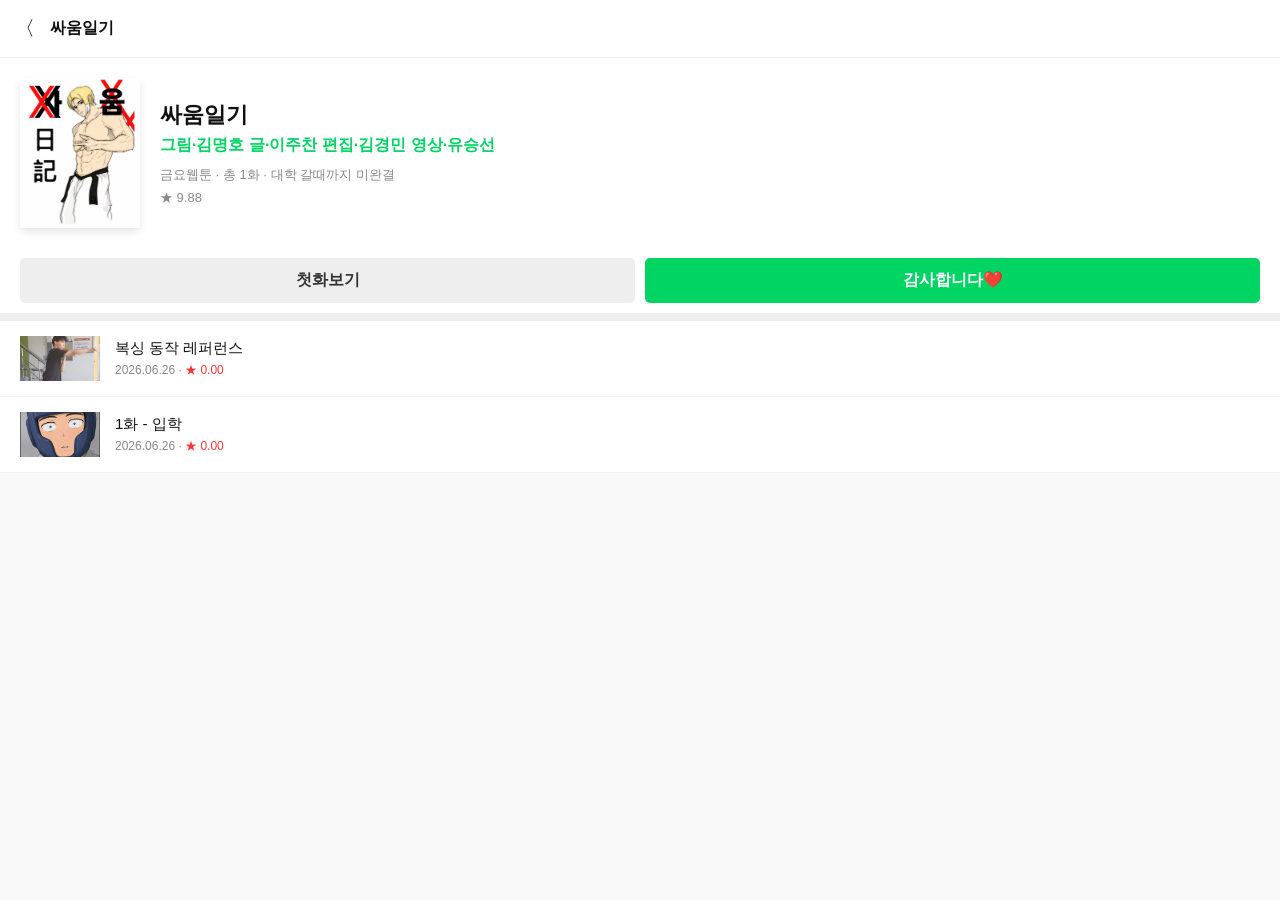
<file: index.html>
<!DOCTYPE html>
<html lang="ko">
<head>
    <meta charset="UTF-8">
    <meta name="viewport" content="width=device-width, initial-scale=1.0">
    <title>명진구 웹툰</title>
    <style>
        :root {
            --naver-green: #00d564;
            --bg-gray: #f9f9f9;
            --text-main: #111;
            --text-sub: #888;
        }

        body {
            margin: 0;
            font-family: -apple-system, BlinkMacSystemFont, "Segoe UI", Roboto, sans-serif;
            background-color: var(--bg-gray);
            color: var(--text-main);
        }

        /* 상단 헤더 영역 */
        .header {
            position: sticky;
            top: 0;
            background: #fff;
            padding: 15px;
            display: flex;
            align-items: center;
            border-bottom: 1px solid #eee;
            z-index: 100;
        }

        .back-btn { font-size: 20px; margin-right: 15px; cursor: pointer; }
        .title-top { font-weight: bold; flex-grow: 1; }

        /* 작품 썸네일 & 정보 영역 */
        .comic-info {
            background: #fff;
            padding: 20px;
            display: flex;
            gap: 20px;
        }

        .thumbnail {
            width: 120px;
            height: 150px;
            background: #e1e1e1; /* 실제 이미지가 없을 경우 대비 */
            border-radius: 4px;
            object-fit: cover;
            box-shadow: 0 4px 8px rgba(0,0,0,0.1);
        }

        .details { display: flex; flex-direction: column; justify-content: center; }
        .comic-title { font-size: 22px; font-weight: bold; margin-bottom: 5px; }
        .author { color: var(--naver-green); font-weight: 600; margin-bottom: 10px; }
        .meta { font-size: 13px; color: var(--text-sub); }

        /* 버튼 영역 */
        .action-buttons {
            display: flex;
            padding: 10px 20px;
            background: #fff;
            gap: 10px;
            border-bottom: 8px solid #eee;
        }

        .btn {
            flex: 1;
            padding: 12px;
            text-align: center;
            border-radius: 5px;
            font-weight: bold;
            cursor: pointer;
        }

        .btn-first { background-color: #eee; color: #333; }
        .btn-interest { background-color: var(--naver-green); color: #fff; }

        /* 에피소드 리스트 */
        .episode-list { background: #fff; }
        .episode-item {
            display: flex;
            align-items: center;
            padding: 15px 20px;
            border-bottom: 1px solid #f2f2f2;
        }

        .ep-thumb {
            width: 80px;
            height: 45px;
            background: #ddd;
            margin-right: 15px;
            border-radius: 3px;
        }

        .ep-info { flex-grow: 1; }
        .ep-title { font-size: 15px; margin-bottom: 4px; }
        .ep-meta { font-size: 12px; color: var(--text-sub); }
        .rating { color: #f33; }

    </style>
</head>
<body>

    <div class="header">
        <span class="back-btn">〈</span>
        <span class="title-top">싸움일기</span>
    </div>

    <div class="comic-info">
        <div class="thumbnail" style="background: url('https://via.placeholder.com/120x150/00d564/ffffff?text=LeeMalNyeon') center/cover;"><img src="pstr.png" width="100%" style="width: 100%; height: 100%;object-fit: cover;"  alt=""></div>
        <div class="details">
            <div class="comic-title">싸움일기</div>
            <div class="author">그림·김명호 글·이주찬 편집·김경민 영상·유승선</div>
            <div class="meta">금요웹툰 · 총 1화 · 대학 갈때까지 미완결</div>
            <div class="meta" style="margin-top: 5px;">★ 9.88</div>
        </div>
    </div>

    <div class="action-buttons">
        <div class="btn btn-first" onclick="window.location.href = 'first.html'">첫화보기</div>
        <div class="btn btn-interest">감사합니다❤️</div>
    </div>

    <div class="episode-list">
        <div class="episode-item" onclick="window.location.href = 'video.html'">
            <div class="ep-thumb"><img width="100%" style="width: 100%; height: 100%;object-fit: cover;" src="vidthumb.png" alt=""></div>
            <div class="ep-info">
                <div class="ep-title">복싱 동작 레퍼런스</div>
                <div class="ep-meta">2026.06.26 · <span class="rating">★ 0.00</span></div>
            </div>
        </div>
        <div class="episode-item" onclick="window.location.href = 'first.html'">
            <div class="ep-thumb"><img width="100%" style="width: 100%; height: 100%;object-fit: cover;" src="1hwa/thumbnail.png" alt=""></div>
            <div class="ep-info">
                <div class="ep-title">1화 - 입학</div>
                <div class="ep-meta">2026.06.26 · <span class="rating">★ 0.00</span></div>
            </div>
        </div>
        <div style="display: none;" class="episode-item" onclick="window.location.href = 'webtoon.html'">
            <div class="ep-thumb"><img width="100%" style="width: 100%; height: 100%;object-fit: cover;" src="thumbnail.jpeg" alt=""></div>
            <div class="ep-info">
                <div class="ep-title">[베스트 도전] 스트레이트 훅</div>
                <div class="ep-meta">2026.05.12 · <span class="rating">★ 10.0</span></div>
            </div>
        </div>
    </div>

</body>
</html>
</file>
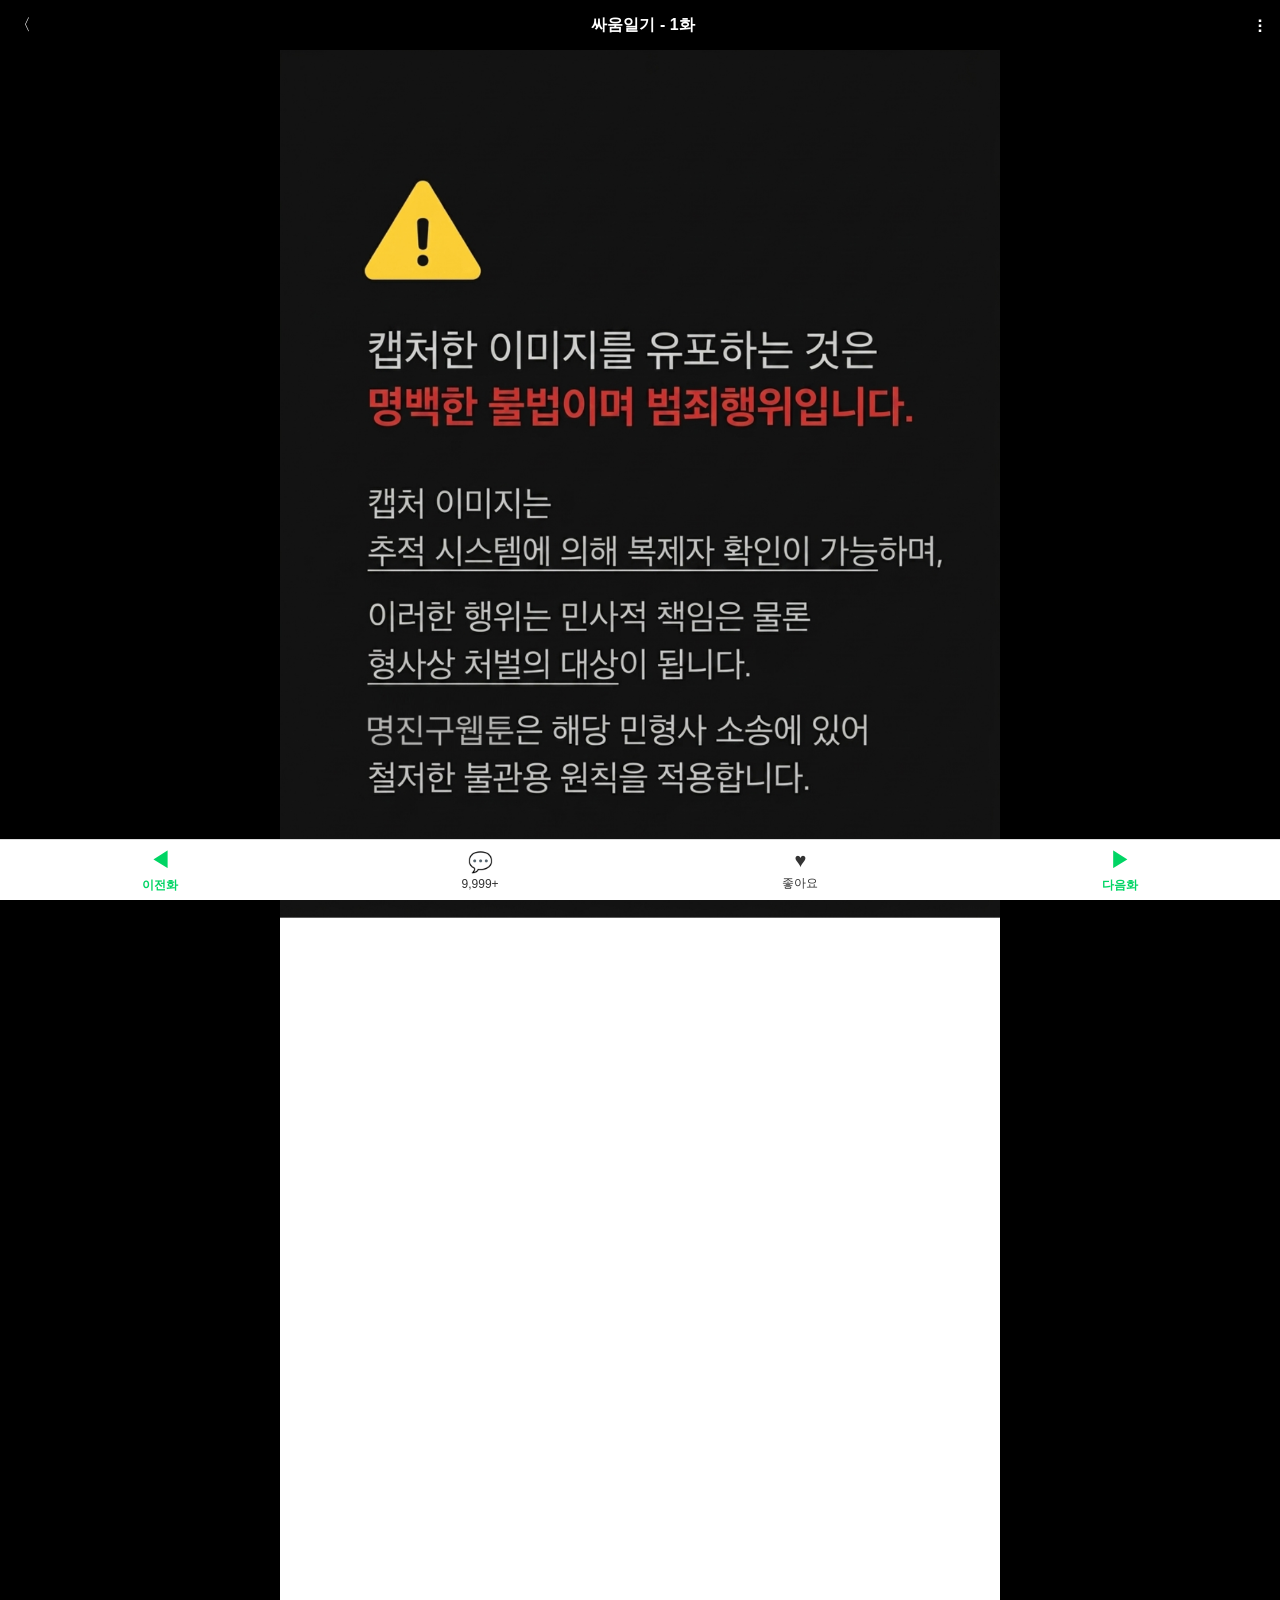
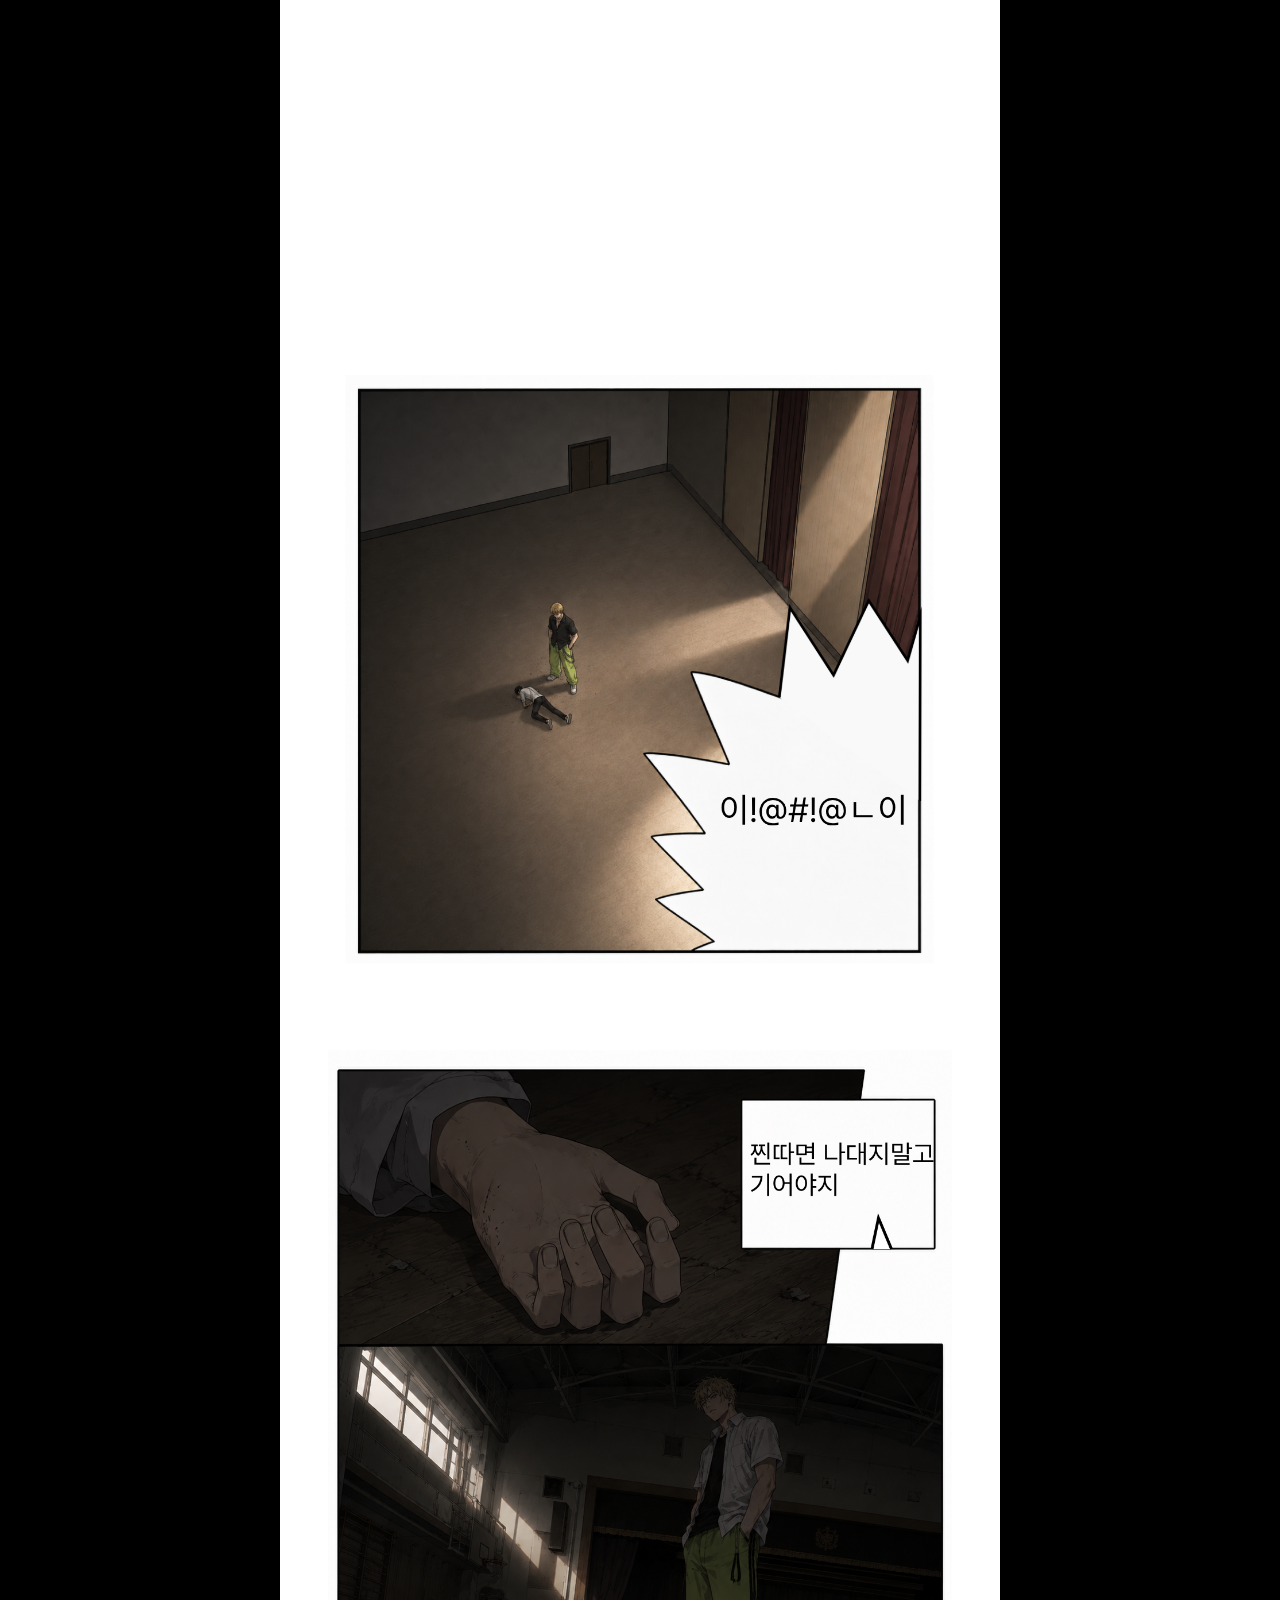
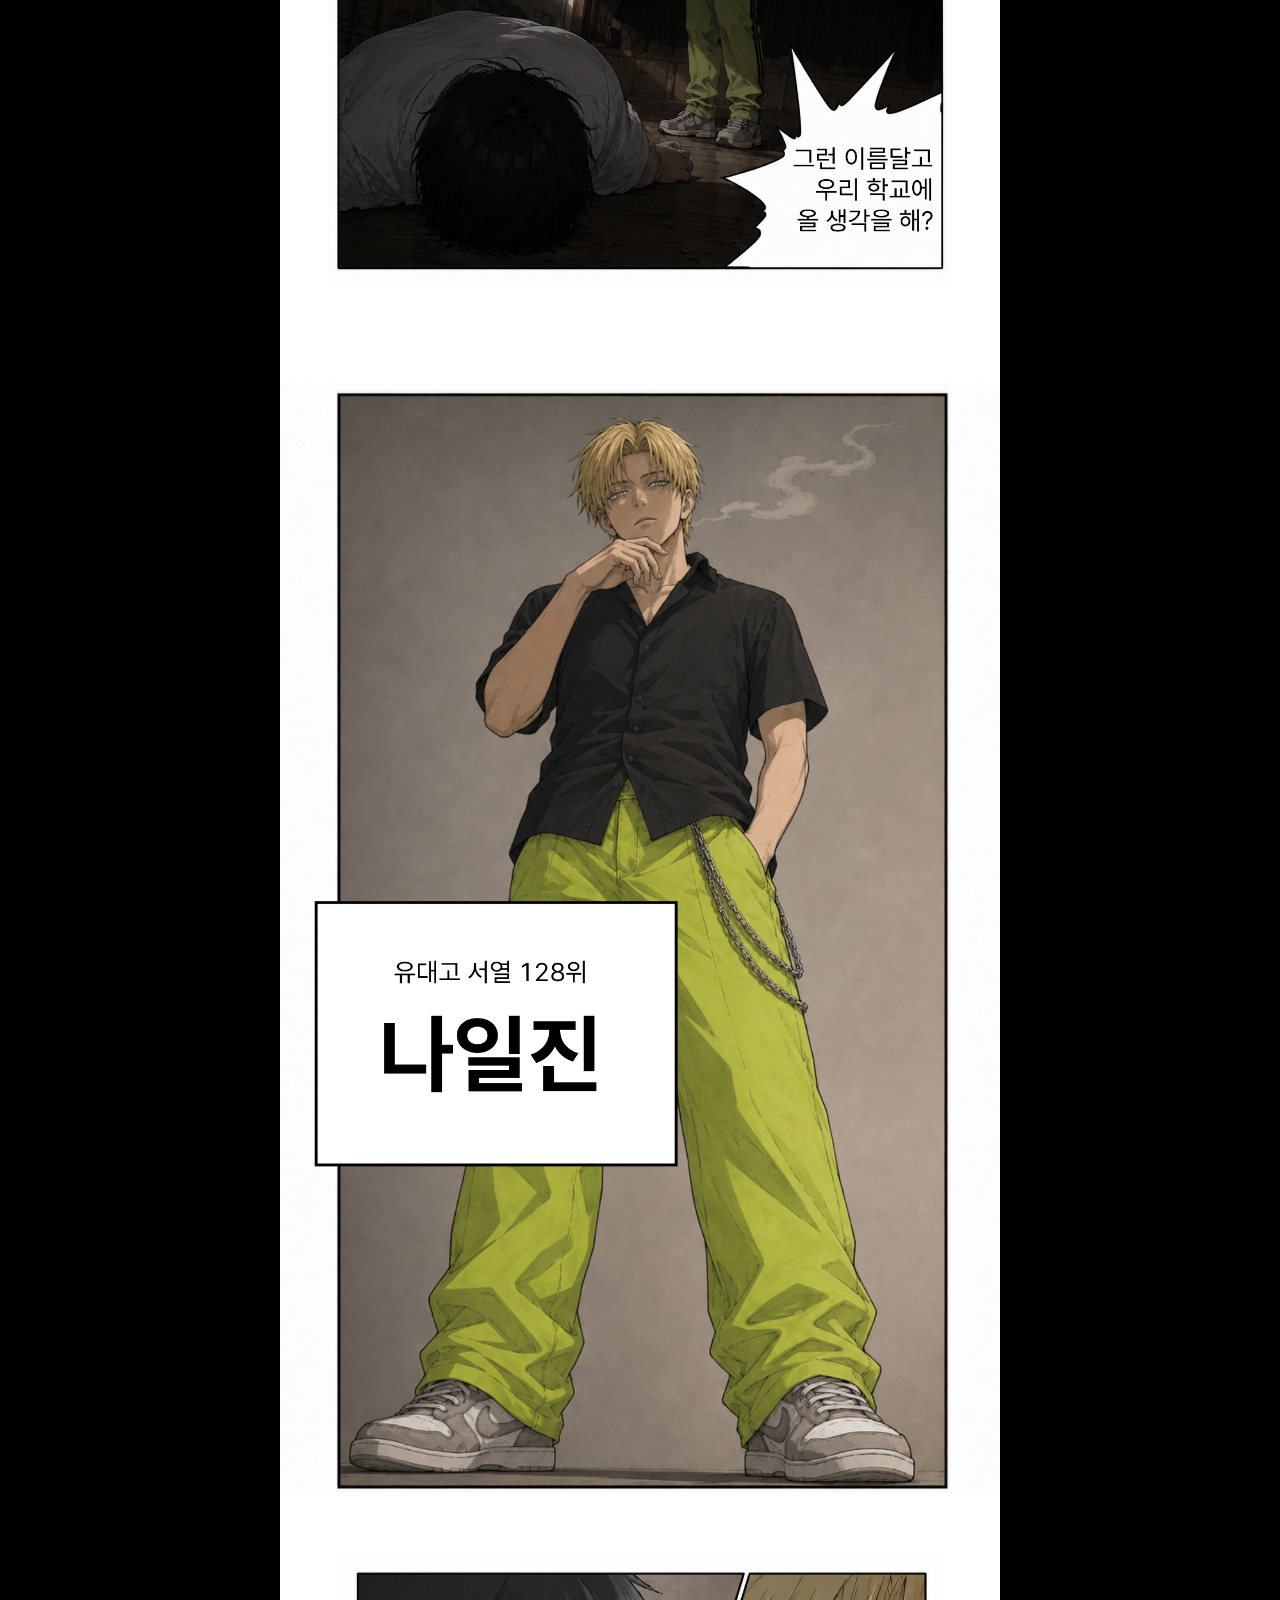
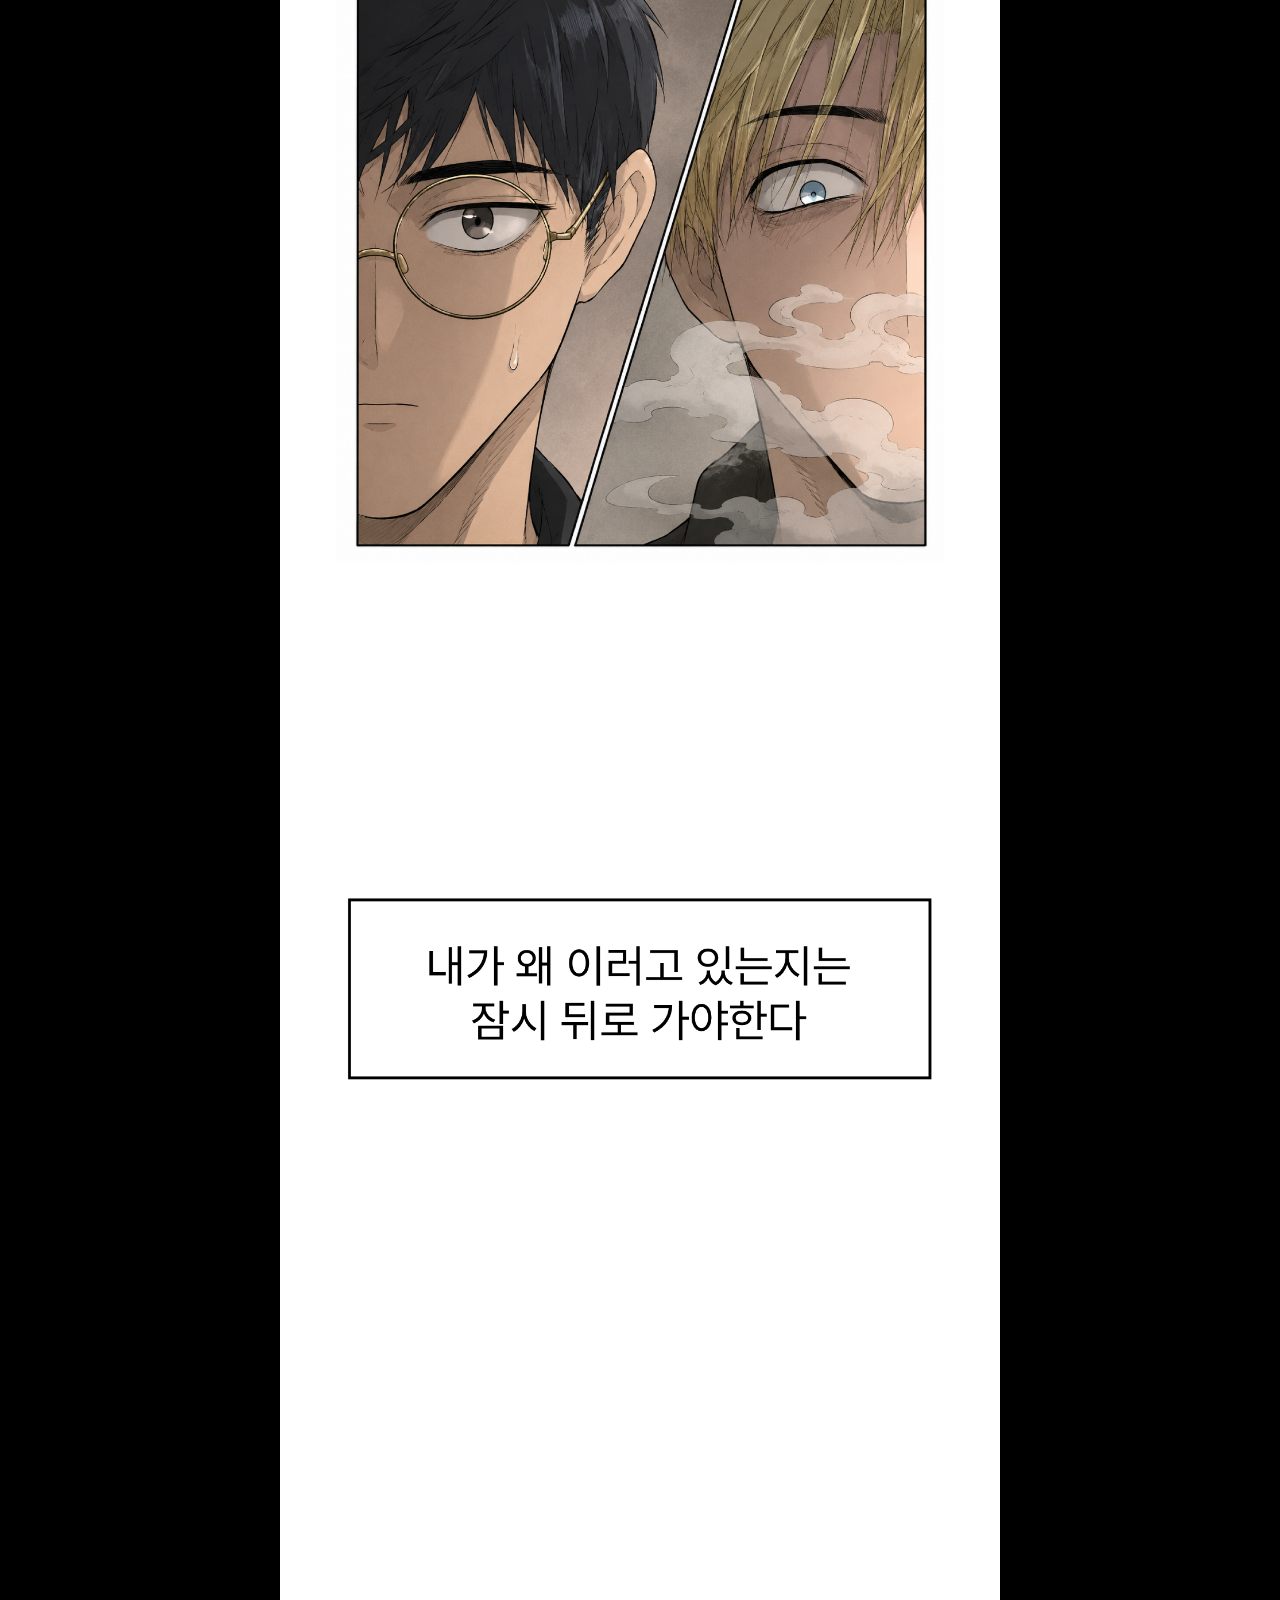
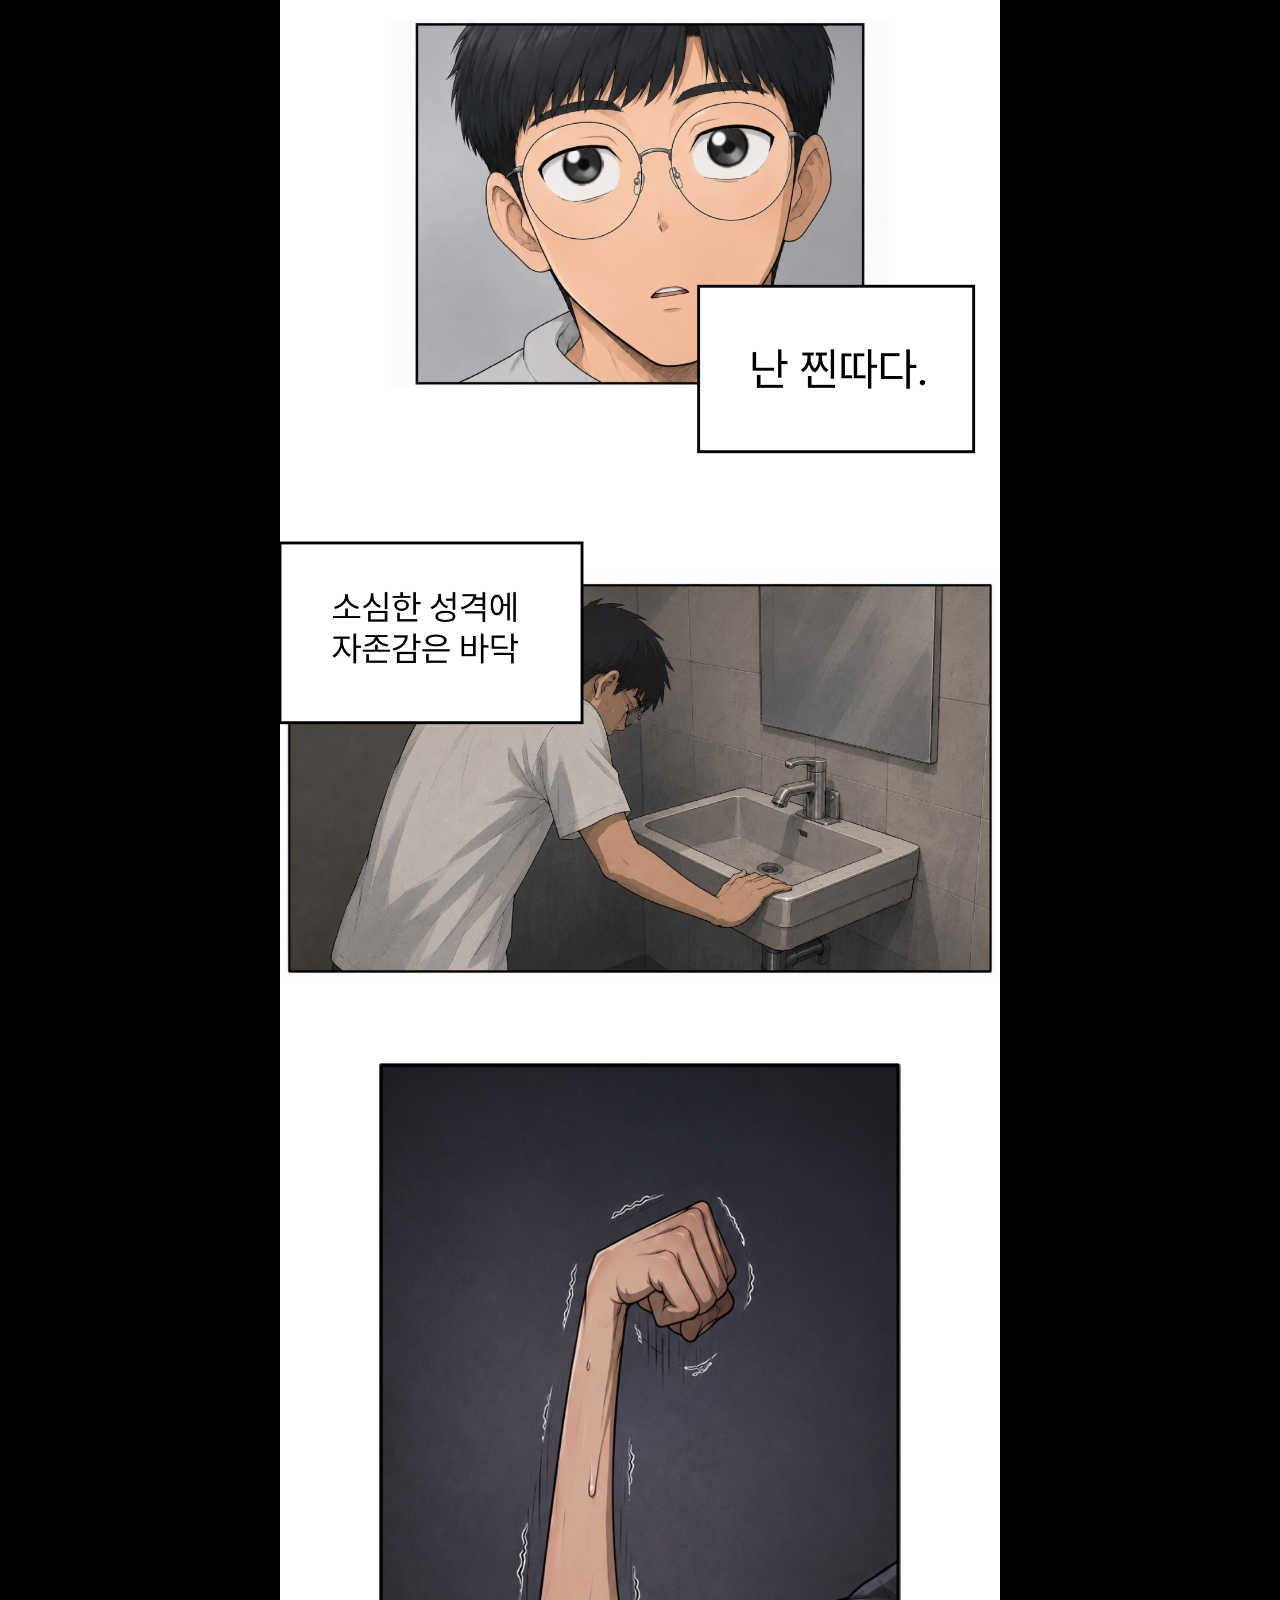
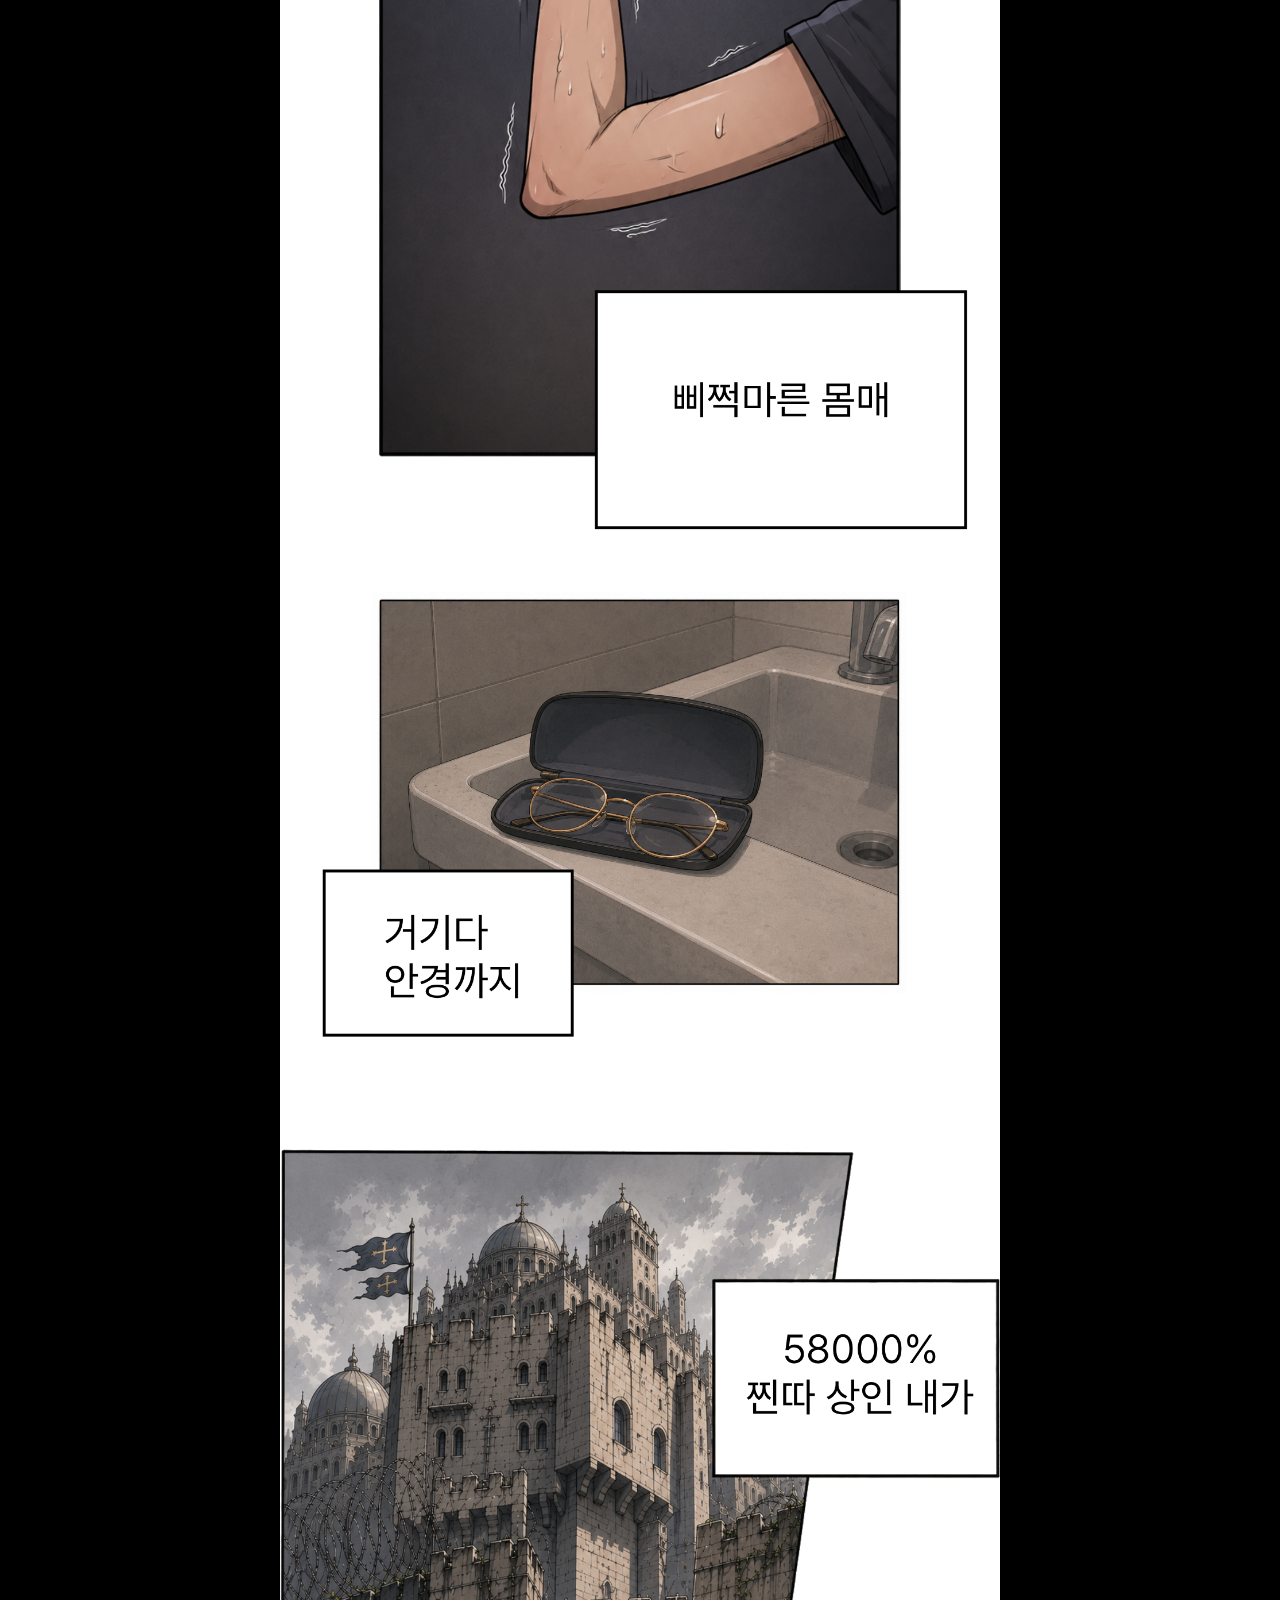
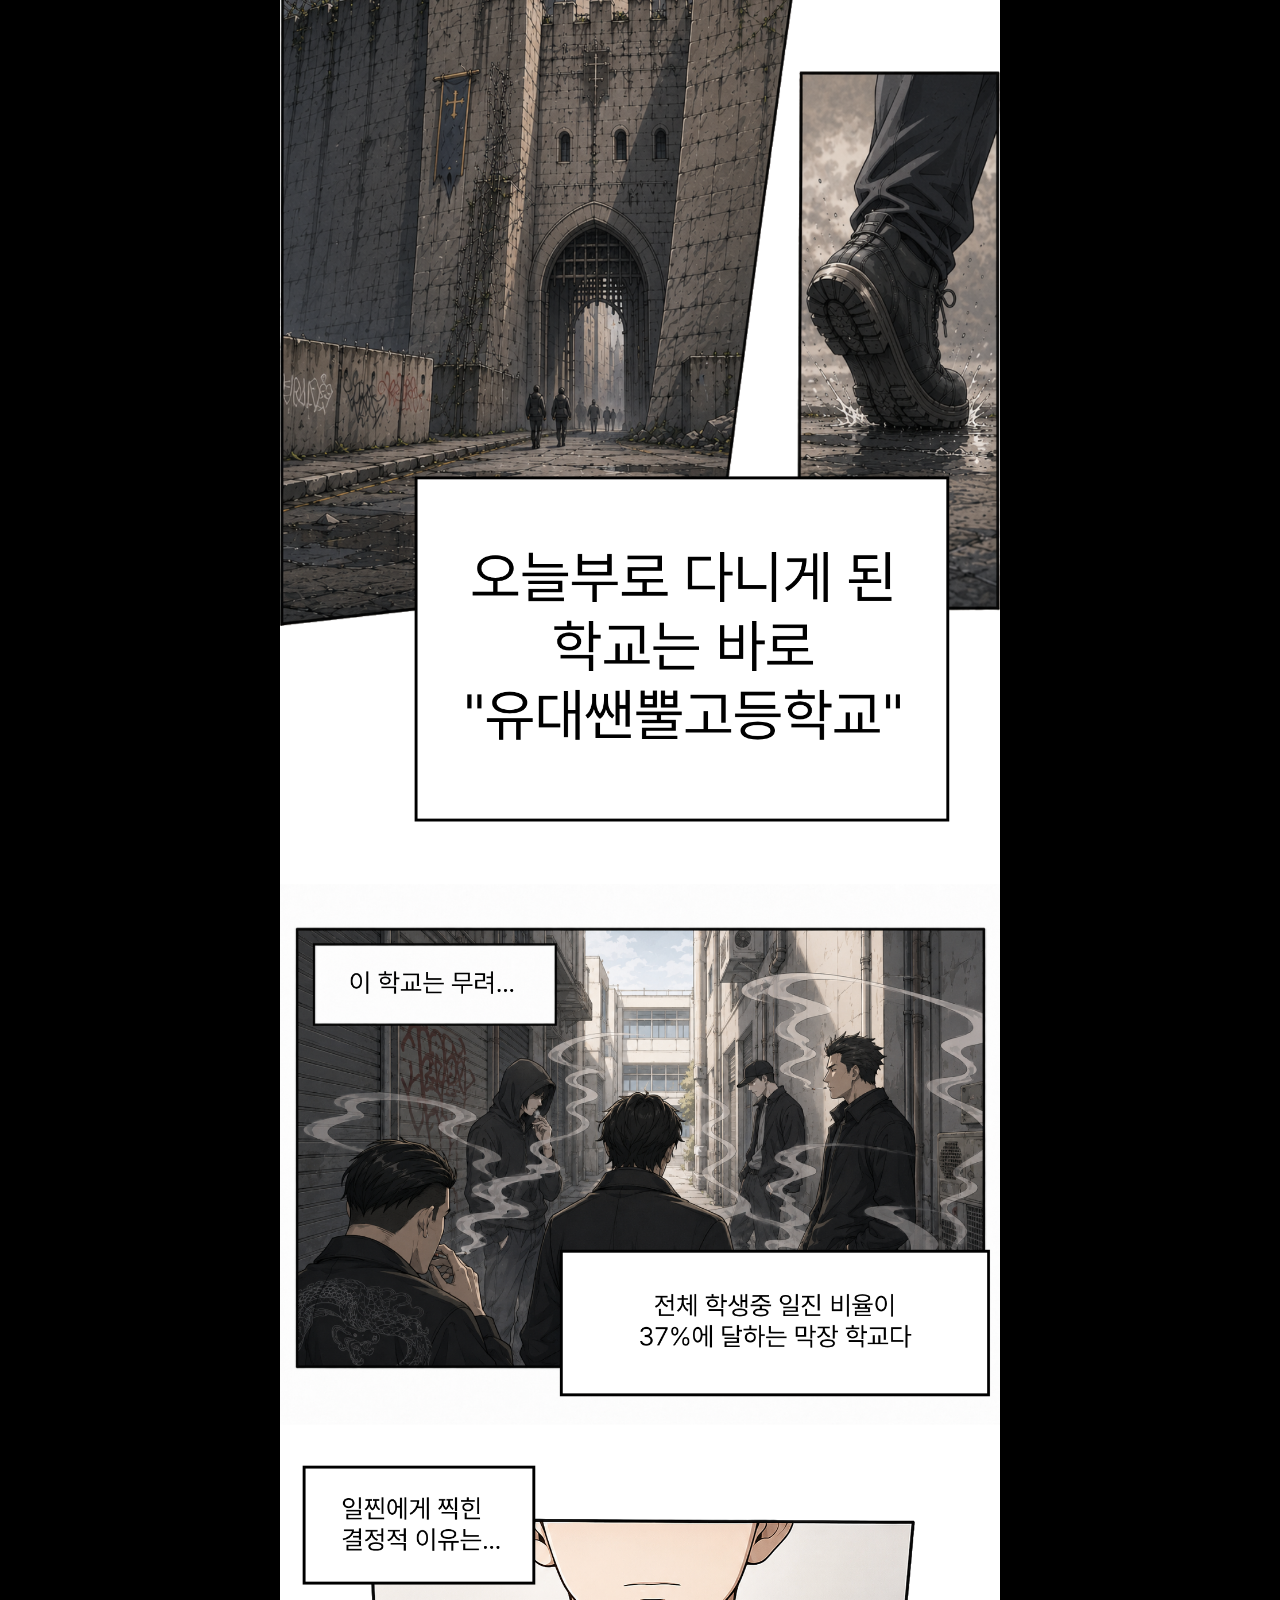
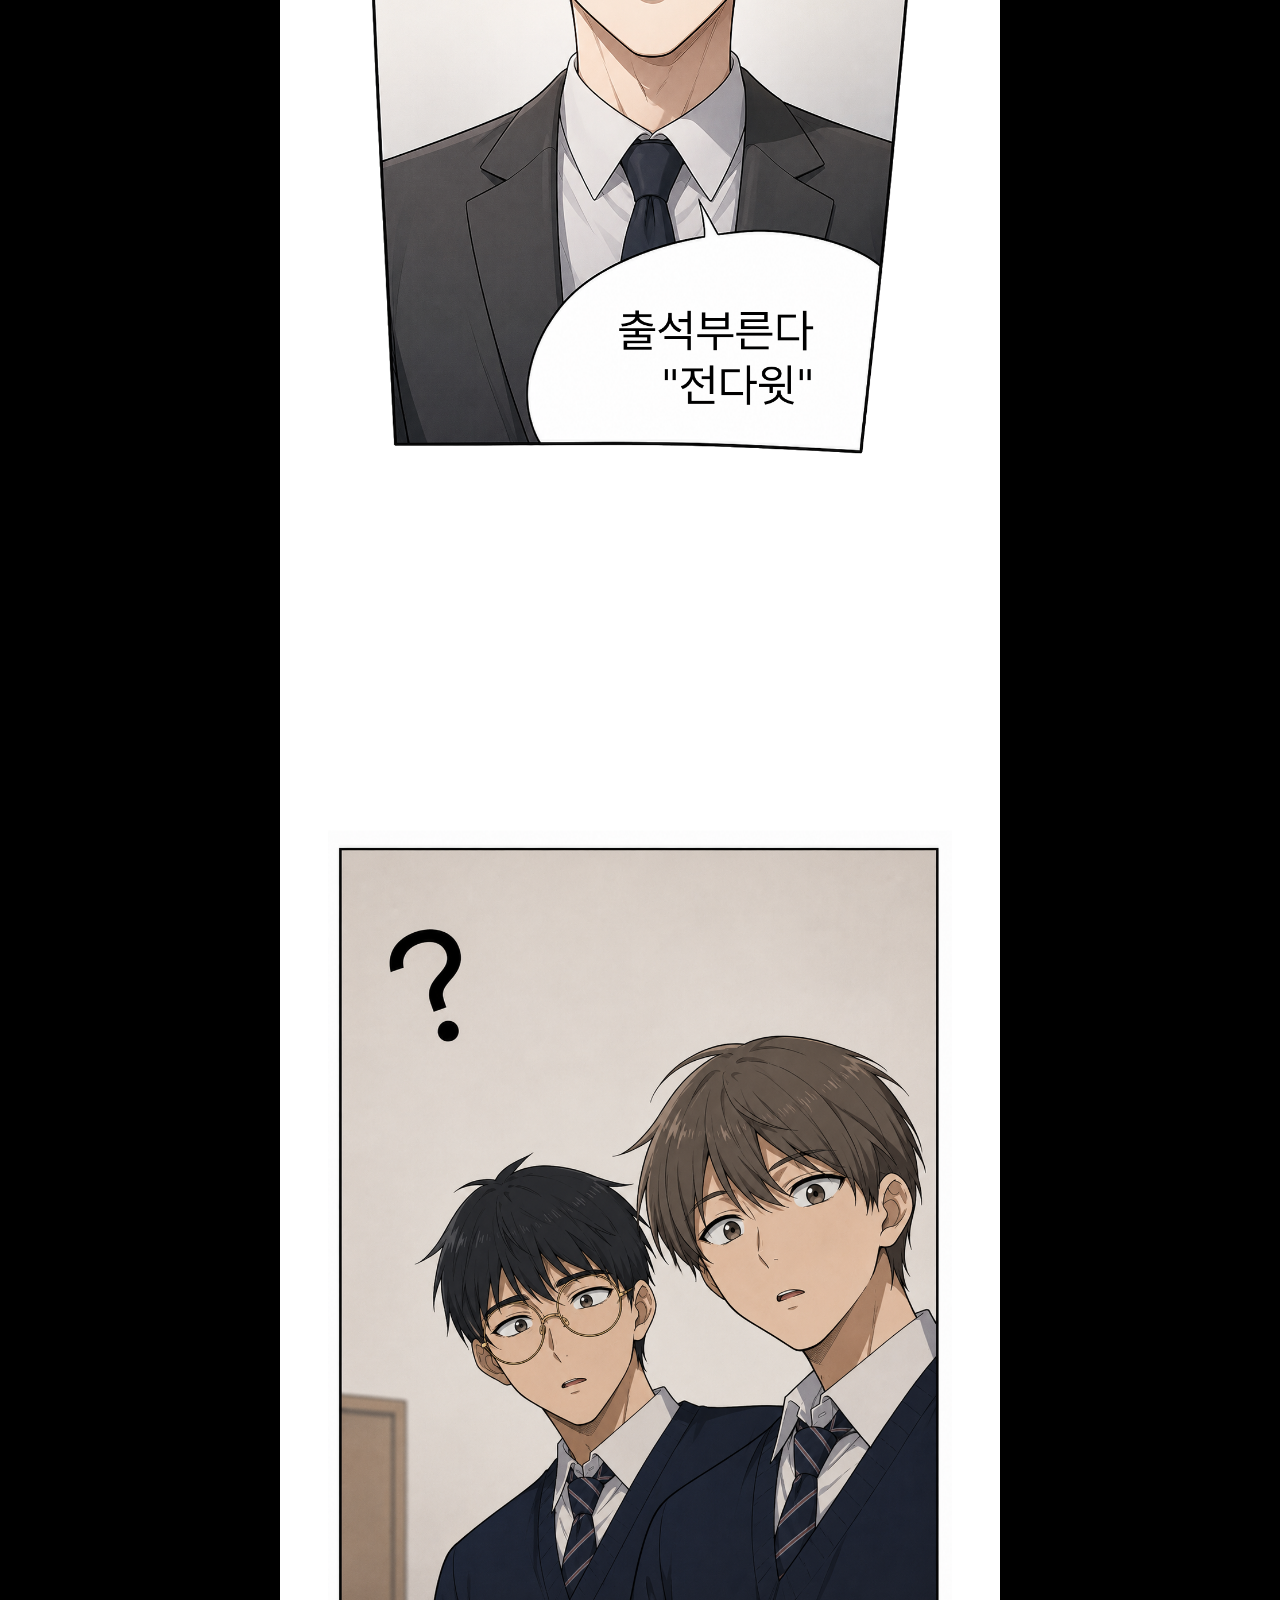
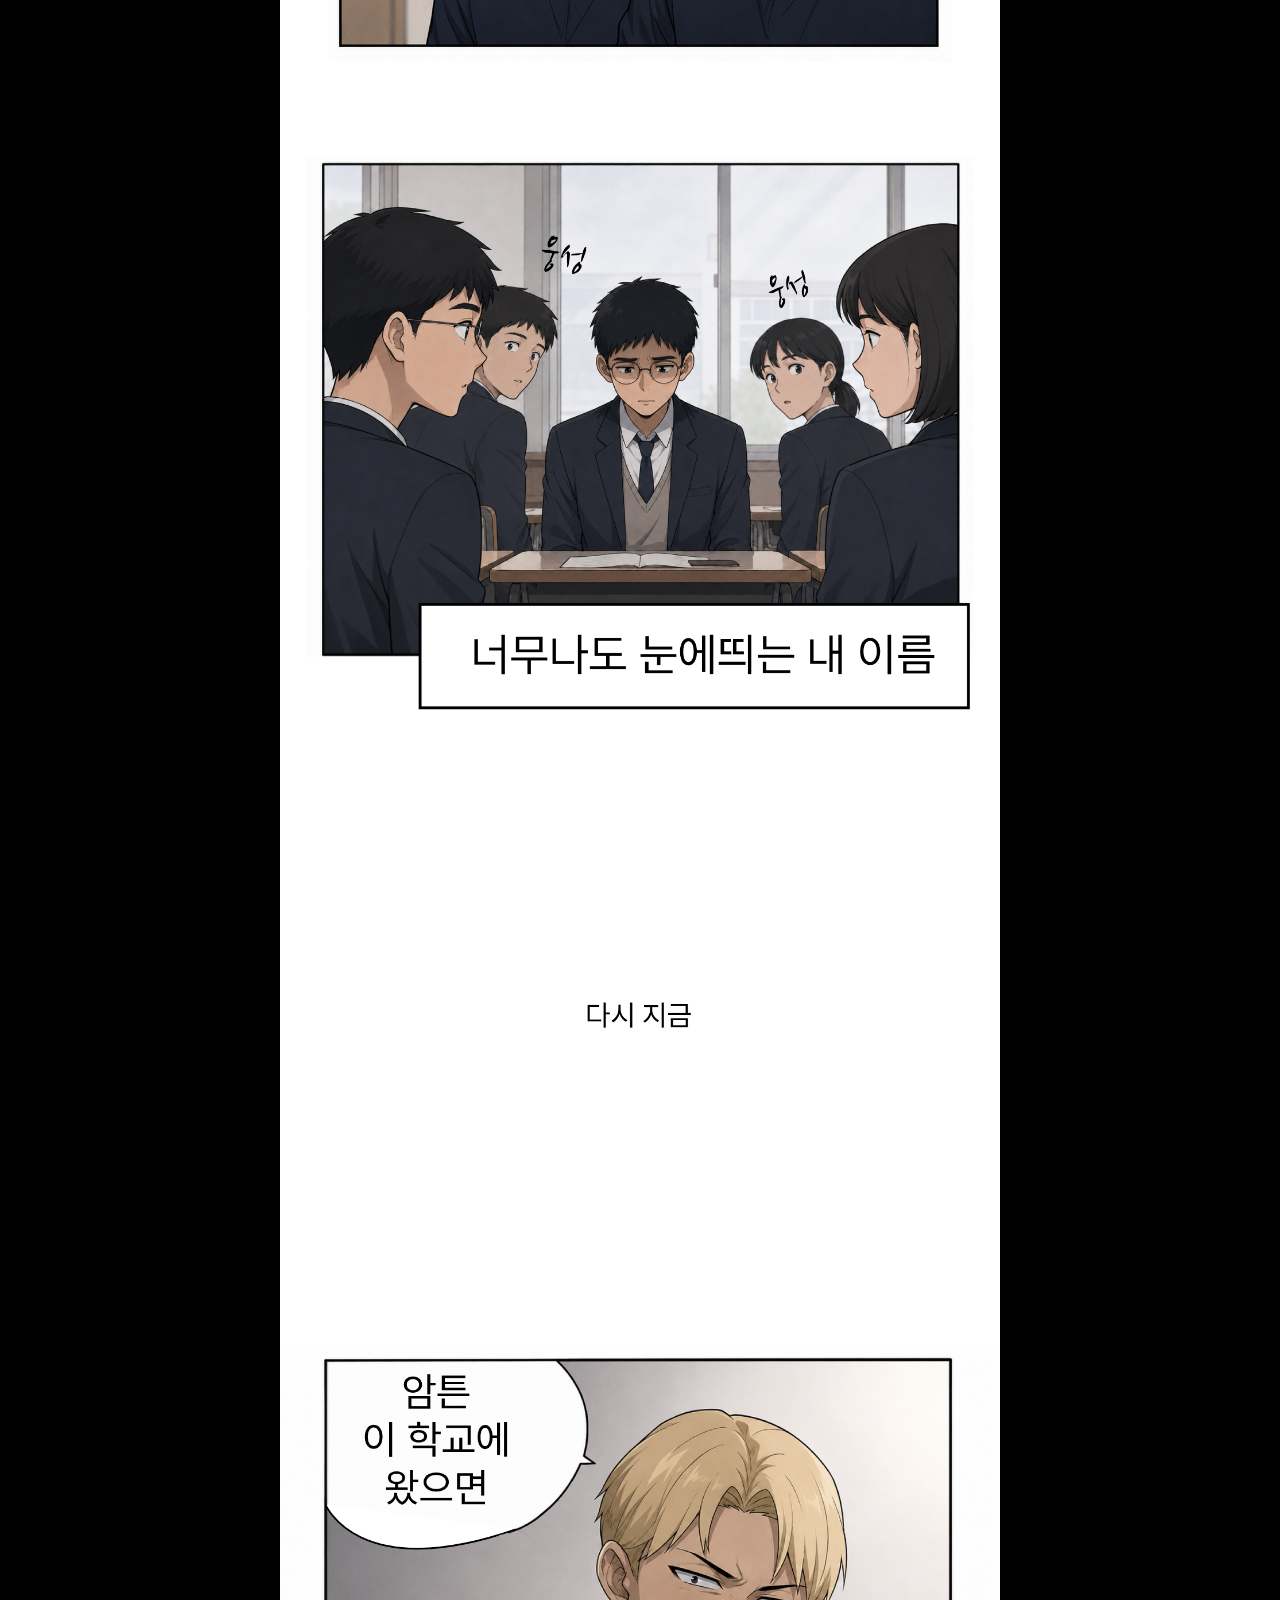
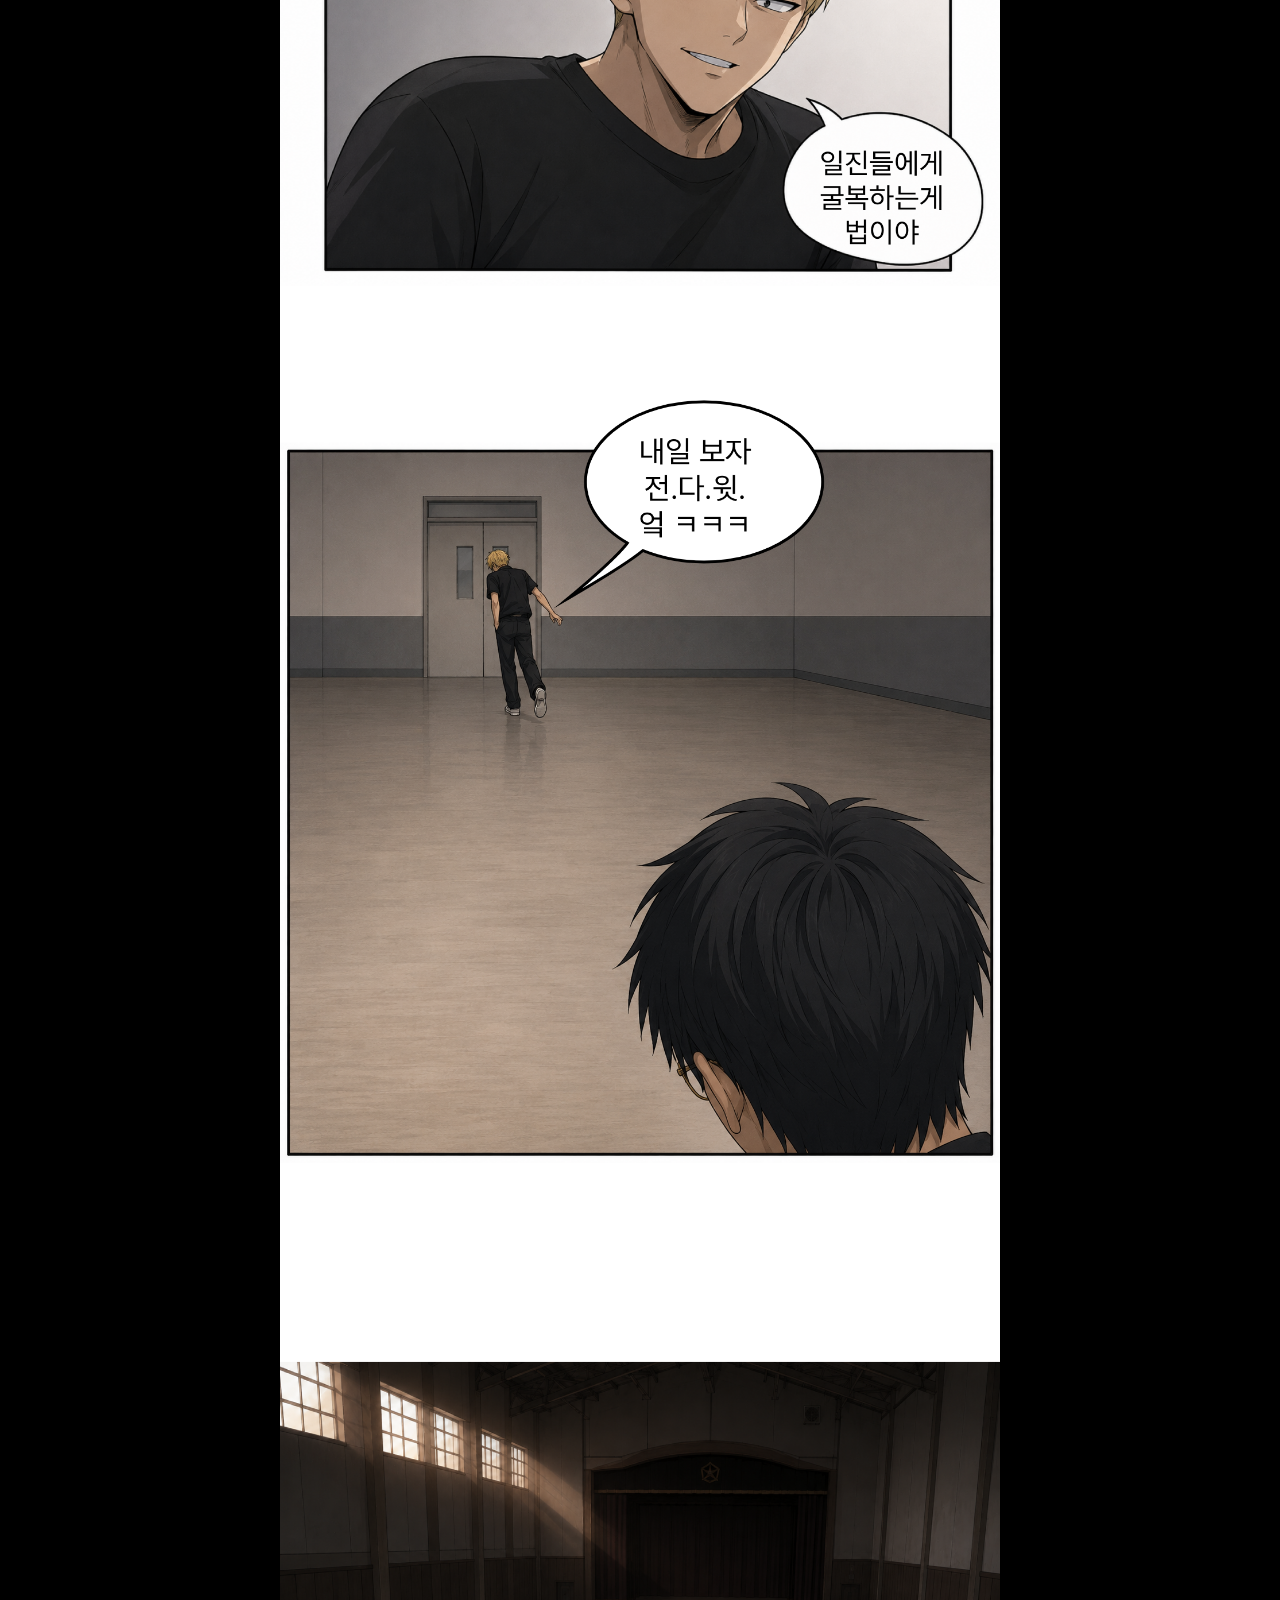
<file: first.html>
<!DOCTYPE html>
<html lang="ko">
<head>
    <meta charset="UTF-8">
    <meta name="viewport" content="width=device-width, initial-scale=1.0">
    <title>싸움일기 - 1화</title>
    <style>
        body {
            margin: 0;
            padding: 0;
            background-color: #000; /* 웹툰 집중도를 위해 검은색 배경 */
            font-family: -apple-system, sans-serif;
        }

        /* 상단 바 (제목 및 닫기) */
        .viewer-header {
            position: fixed;
            top: 0;
            width: 100%;
            height: 50px;
            background: rgba(0, 0, 0, 0.8);
            color: #fff;
            display: flex;
            align-items: center;
            justify-content: space-between;
            padding: 0 15px;
            box-sizing: border-box;
            z-index: 1000;
        }

        .viewer-header .title {
            font-size: 16px;
            font-weight: bold;
        }

        /* 웹툰 이미지 영역 */
        .comic-contents {
            width: 100%;
            max-width: 720px; /* PC에서도 웹툰 느낌이 나도록 가로 제한 */
            margin: 0 auto;
            padding-top: 50px; /* 헤더 공간 확보 */
            padding-bottom: 60px; /* 푸터 공간 확보 */
        }

        .comic-contents img {
            display: block;
            width: 100%;
            height: auto; /* 비율 유지 */
            margin: 0;
        }

        /* 하단 내비게이션 바 */
        .viewer-footer {
            position: fixed;
            bottom: 0;
            width: 100%;
            height: 60px;
            background: #fff;
            display: flex;
            align-items: center;
            justify-content: space-around;
            border-top: 1px solid #ddd;
            z-index: 1000;
        }

        .nav-btn {
            display: flex;
            flex-direction: column;
            align-items: center;
            font-size: 12px;
            color: #333;
            text-decoration: none;
            cursor: pointer;
        }

        .nav-btn .icon {
            font-size: 20px;
            margin-bottom: 3px;
        }

        .btn-prev, .btn-next {
            font-weight: bold;
            color: #00d564; /* 네이버 그린 */
        }

    </style>
</head>
<body>

    <!-- 상단 헤더 -->
    <div class="viewer-header">
        <span onclick="window.location.href = 'index.html'">〈</span>
        <div class="title">싸움일기 - 1화</div>
        <span style="font-size: 20px;">⋮</span>
    </div>

    <!-- 웹툰 이미지 본문 (연속된 이미지) -->
    <div class="comic-contents">
        <!-- 
            실제 웹툰처럼 이미지를 여러 장 넣으시면 됩니다. 
            이미지 간 공백을 없애기 위해 display: block 처리를 해두었습니다.
        -->
        <img src="1hwa/1.png" alt="웹툰 본문 1">
        <img src="1hwa/2.png" alt="웹툰 본문 2">
        <img src="1hwa/3.png" alt="웹툰 본문 3">
        <img src="1hwa/4.png" alt="웹툰 본문 4">
        <img src="1hwa/5.png" alt="웹툰 본문 5">
    </div>

    <!-- 하단 푸터 -->
    <div class="viewer-footer">
        <div class="nav-btn btn-prev">
            <span class="icon">◀</span>
            <span>이전화</span>
        </div>
        <div class="nav-btn">
            <span class="icon">💬</span>
            <span>9,999+</span>
        </div>
        <div class="nav-btn">
            <span class="icon">♥</span>
            <span>좋아요</span>
        </div>
        <div class="nav-btn btn-next">
            <span class="icon">▶</span>
            <span>다음화</span>
        </div>
    </div>

</body>
</html>
</file>
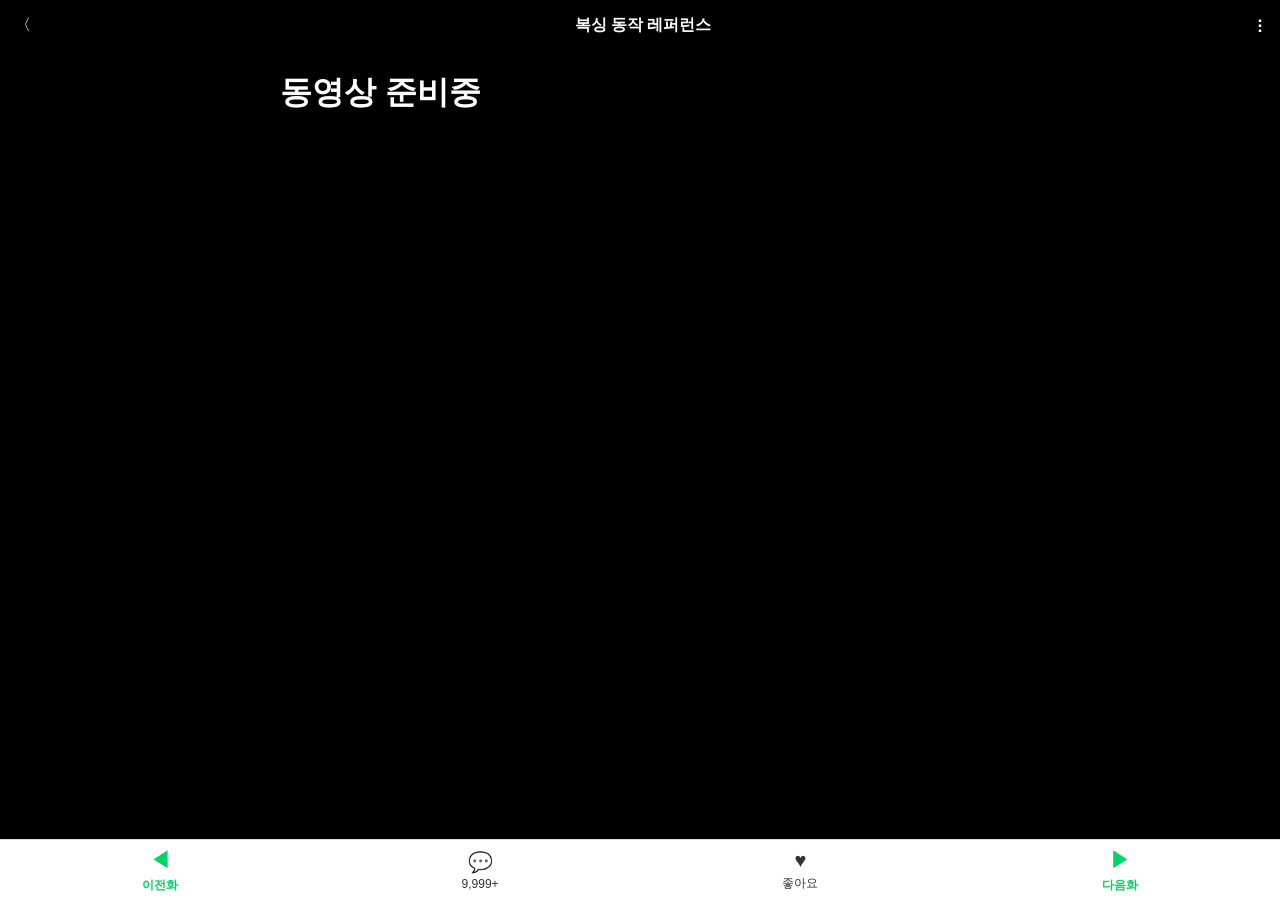
<file: video.html>
<!DOCTYPE html>
<html lang="ko">
<head>
    <meta charset="UTF-8">
    <meta name="viewport" content="width=device-width, initial-scale=1.0">
    <title>싸움일기 - 1화</title>
    <style>
        body {
            margin: 0;
            padding: 0;
            background-color: #000; /* 웹툰 집중도를 위해 검은색 배경 */
            font-family: -apple-system, sans-serif;
        }

        /* 상단 바 (제목 및 닫기) */
        .viewer-header {
            position: fixed;
            top: 0;
            width: 100%;
            height: 50px;
            background: rgba(0, 0, 0, 0.8);
            color: #fff;
            display: flex;
            align-items: center;
            justify-content: space-between;
            padding: 0 15px;
            box-sizing: border-box;
            z-index: 1000;
        }

        .viewer-header .title {
            font-size: 16px;
            font-weight: bold;
        }

        /* 웹툰 이미지 영역 */
        .comic-contents {
            width: 100%;
            max-width: 720px; /* PC에서도 웹툰 느낌이 나도록 가로 제한 */
            margin: 0 auto;
            padding-top: 50px; /* 헤더 공간 확보 */
            padding-bottom: 60px; /* 푸터 공간 확보 */
        }

        .comic-contents img {
            display: block;
            width: 100%;
            height: auto; /* 비율 유지 */
            margin: 0;
        }

        /* 하단 내비게이션 바 */
        .viewer-footer {
            position: fixed;
            bottom: 0;
            width: 100%;
            height: 60px;
            background: #fff;
            display: flex;
            align-items: center;
            justify-content: space-around;
            border-top: 1px solid #ddd;
            z-index: 1000;
        }

        .nav-btn {
            display: flex;
            flex-direction: column;
            align-items: center;
            font-size: 12px;
            color: #333;
            text-decoration: none;
            cursor: pointer;
        }

        .nav-btn .icon {
            font-size: 20px;
            margin-bottom: 3px;
        }

        .btn-prev, .btn-next {
            font-weight: bold;
            color: #00d564; /* 네이버 그린 */
        }

    </style>
</head>
<body>

    <!-- 상단 헤더 -->
    <div class="viewer-header">
        <span onclick="window.location.href = 'index.html'">〈</span>
        <div class="title">복싱 동작 레퍼런스</div>
        <span style="font-size: 20px;">⋮</span>
    </div>

    <!-- 웹툰 이미지 본문 (연속된 이미지) -->
    <div class="comic-contents">
        <!-- 
            실제 웹툰처럼 이미지를 여러 장 넣으시면 됩니다. 
            이미지 간 공백을 없애기 위해 display: block 처리를 해두었습니다.
        -->
        <h1 style="color: white;">동영상 준비중</h1>
    </div>

    <!-- 하단 푸터 -->
    <div class="viewer-footer">
        <div class="nav-btn btn-prev">
            <span class="icon">◀</span>
            <span>이전화</span>
        </div>
        <div class="nav-btn">
            <span class="icon">💬</span>
            <span>9,999+</span>
        </div>
        <div class="nav-btn">
            <span class="icon">♥</span>
            <span>좋아요</span>
        </div>
        <div class="nav-btn btn-next">
            <span class="icon">▶</span>
            <span>다음화</span>
        </div>
    </div>

</body>
</html>
</file>
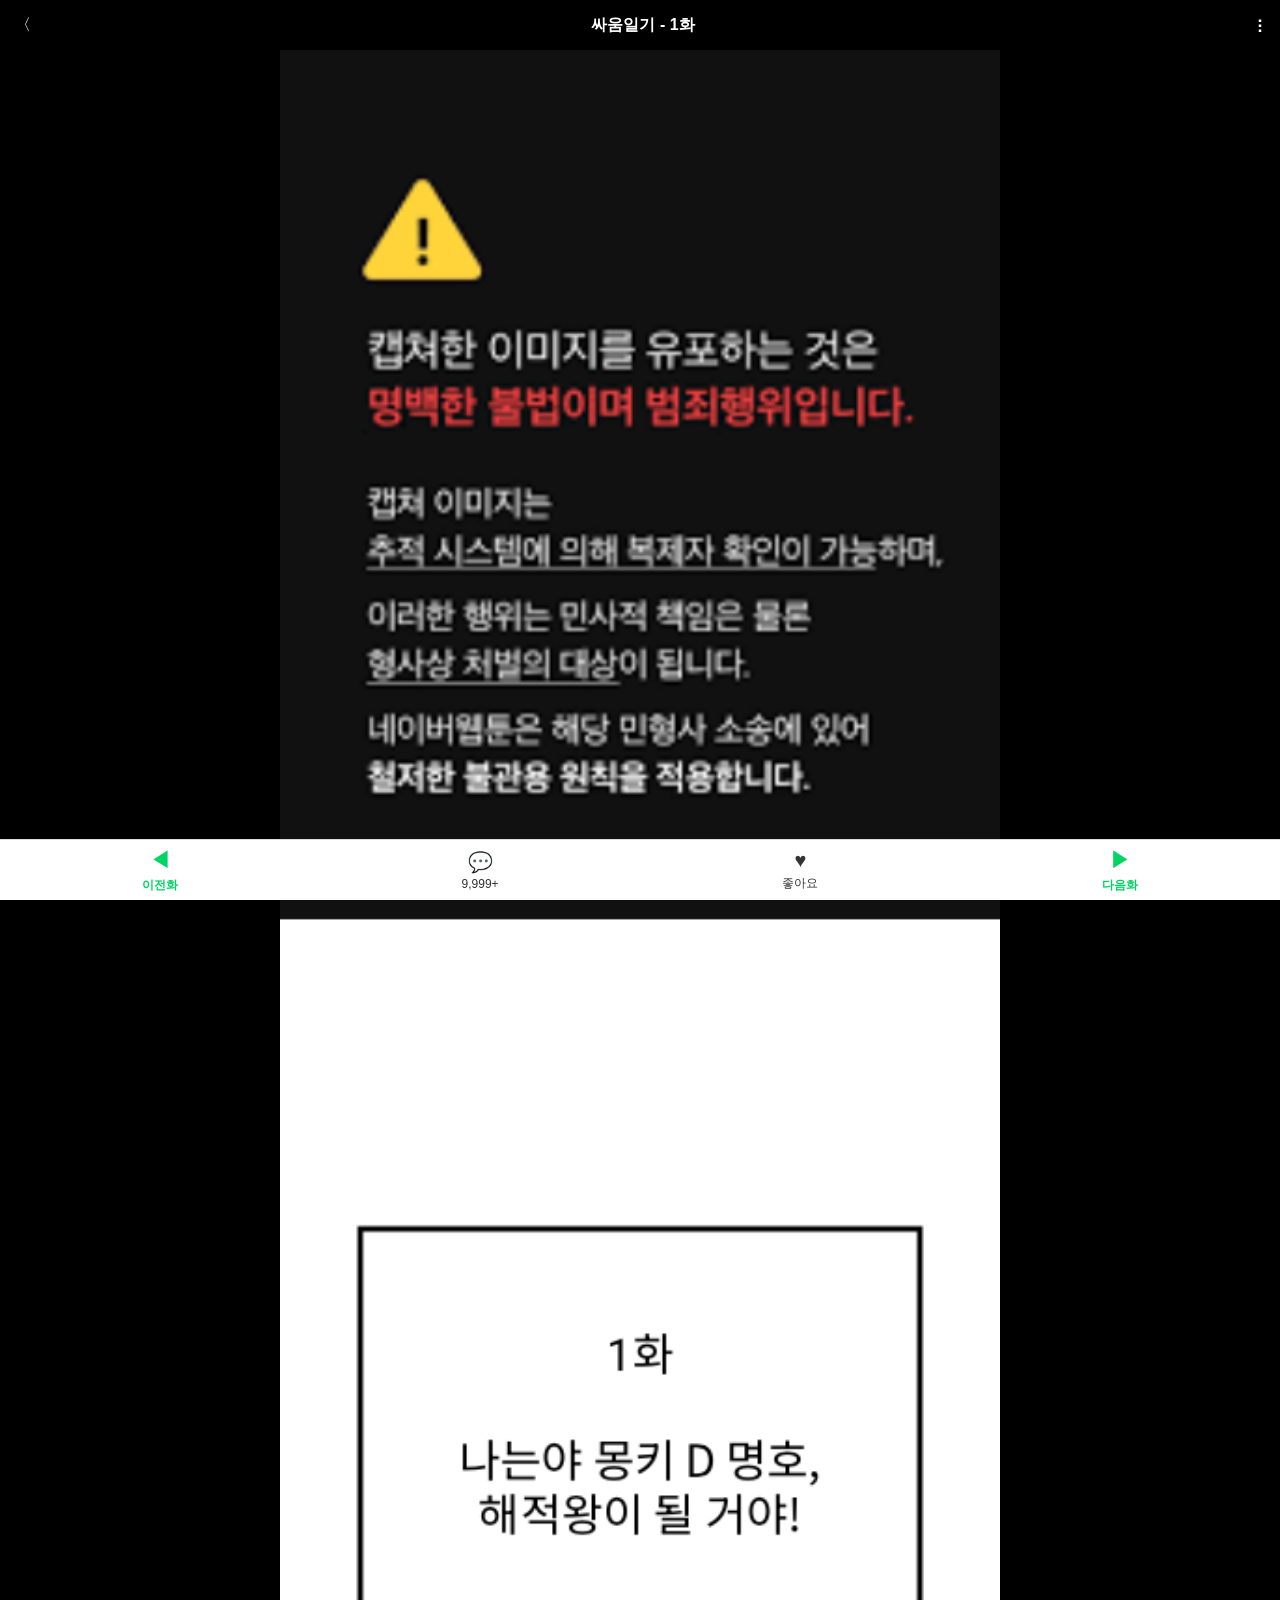
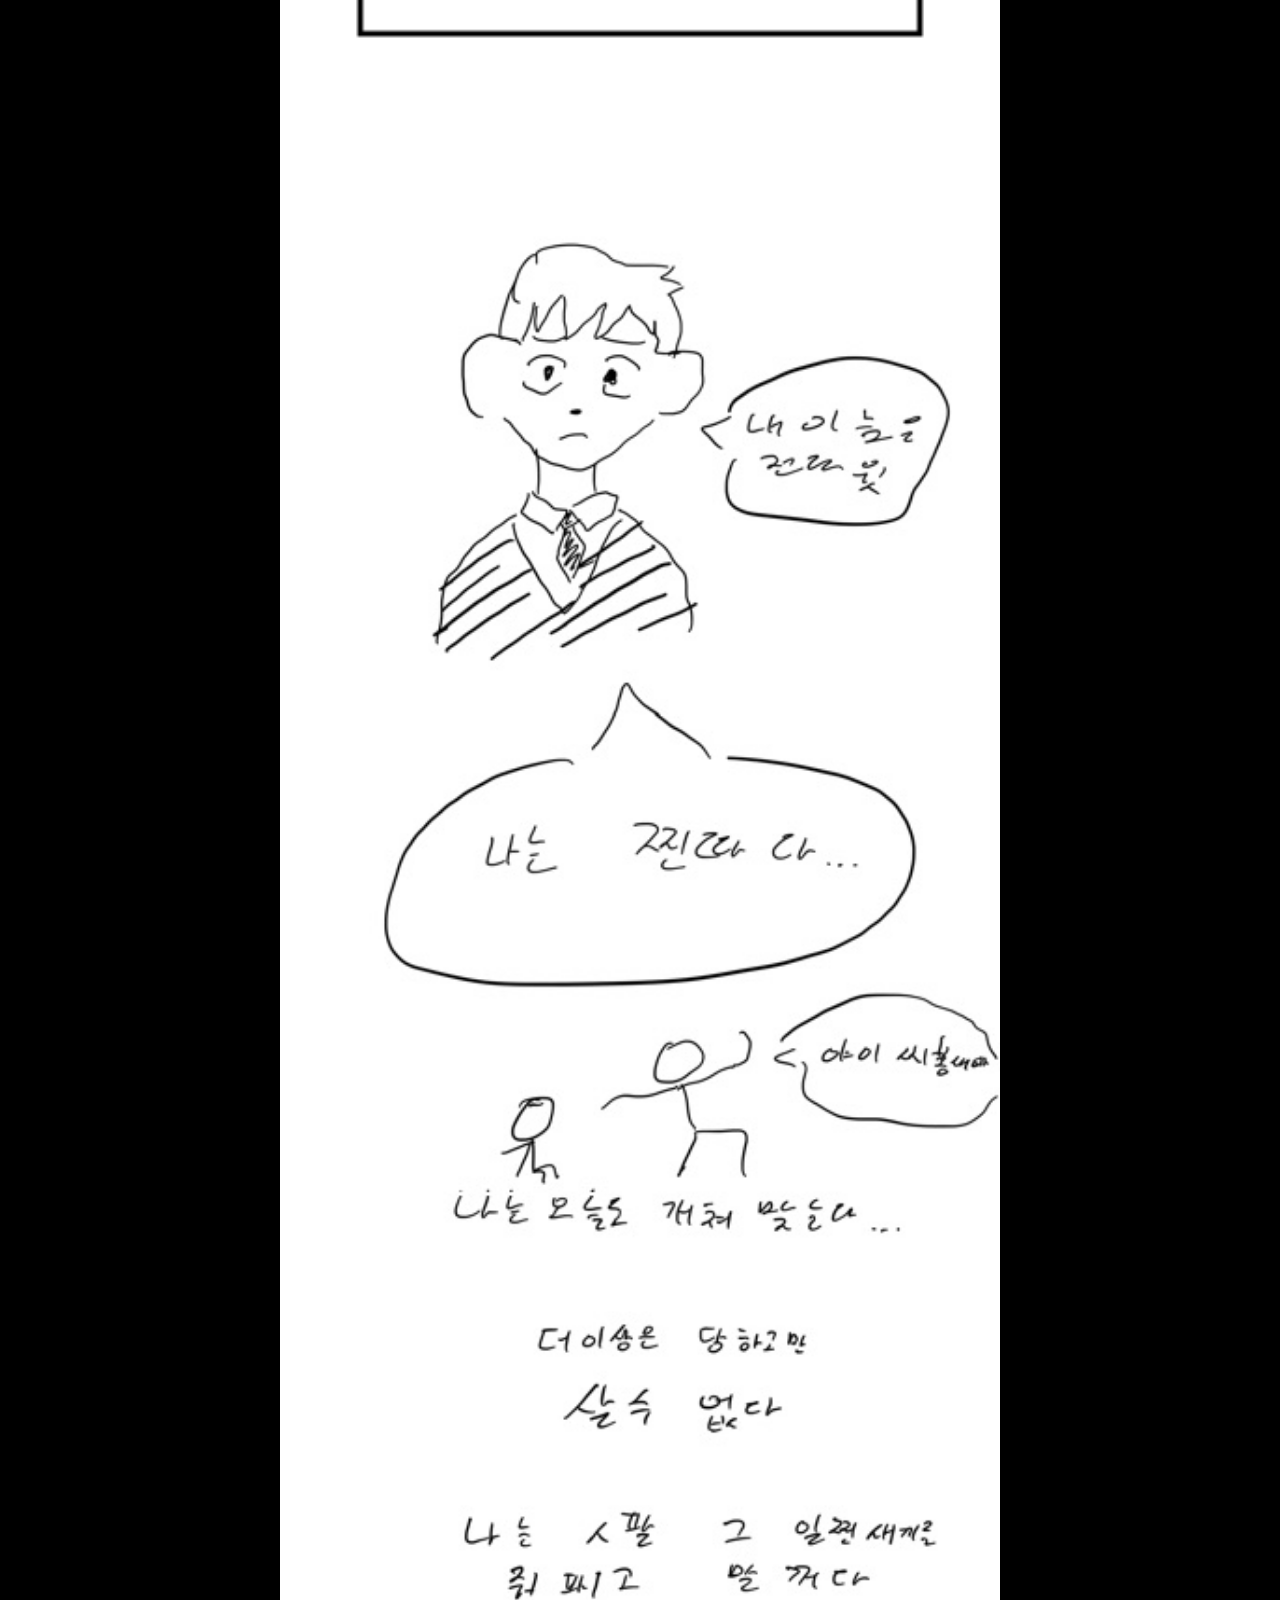
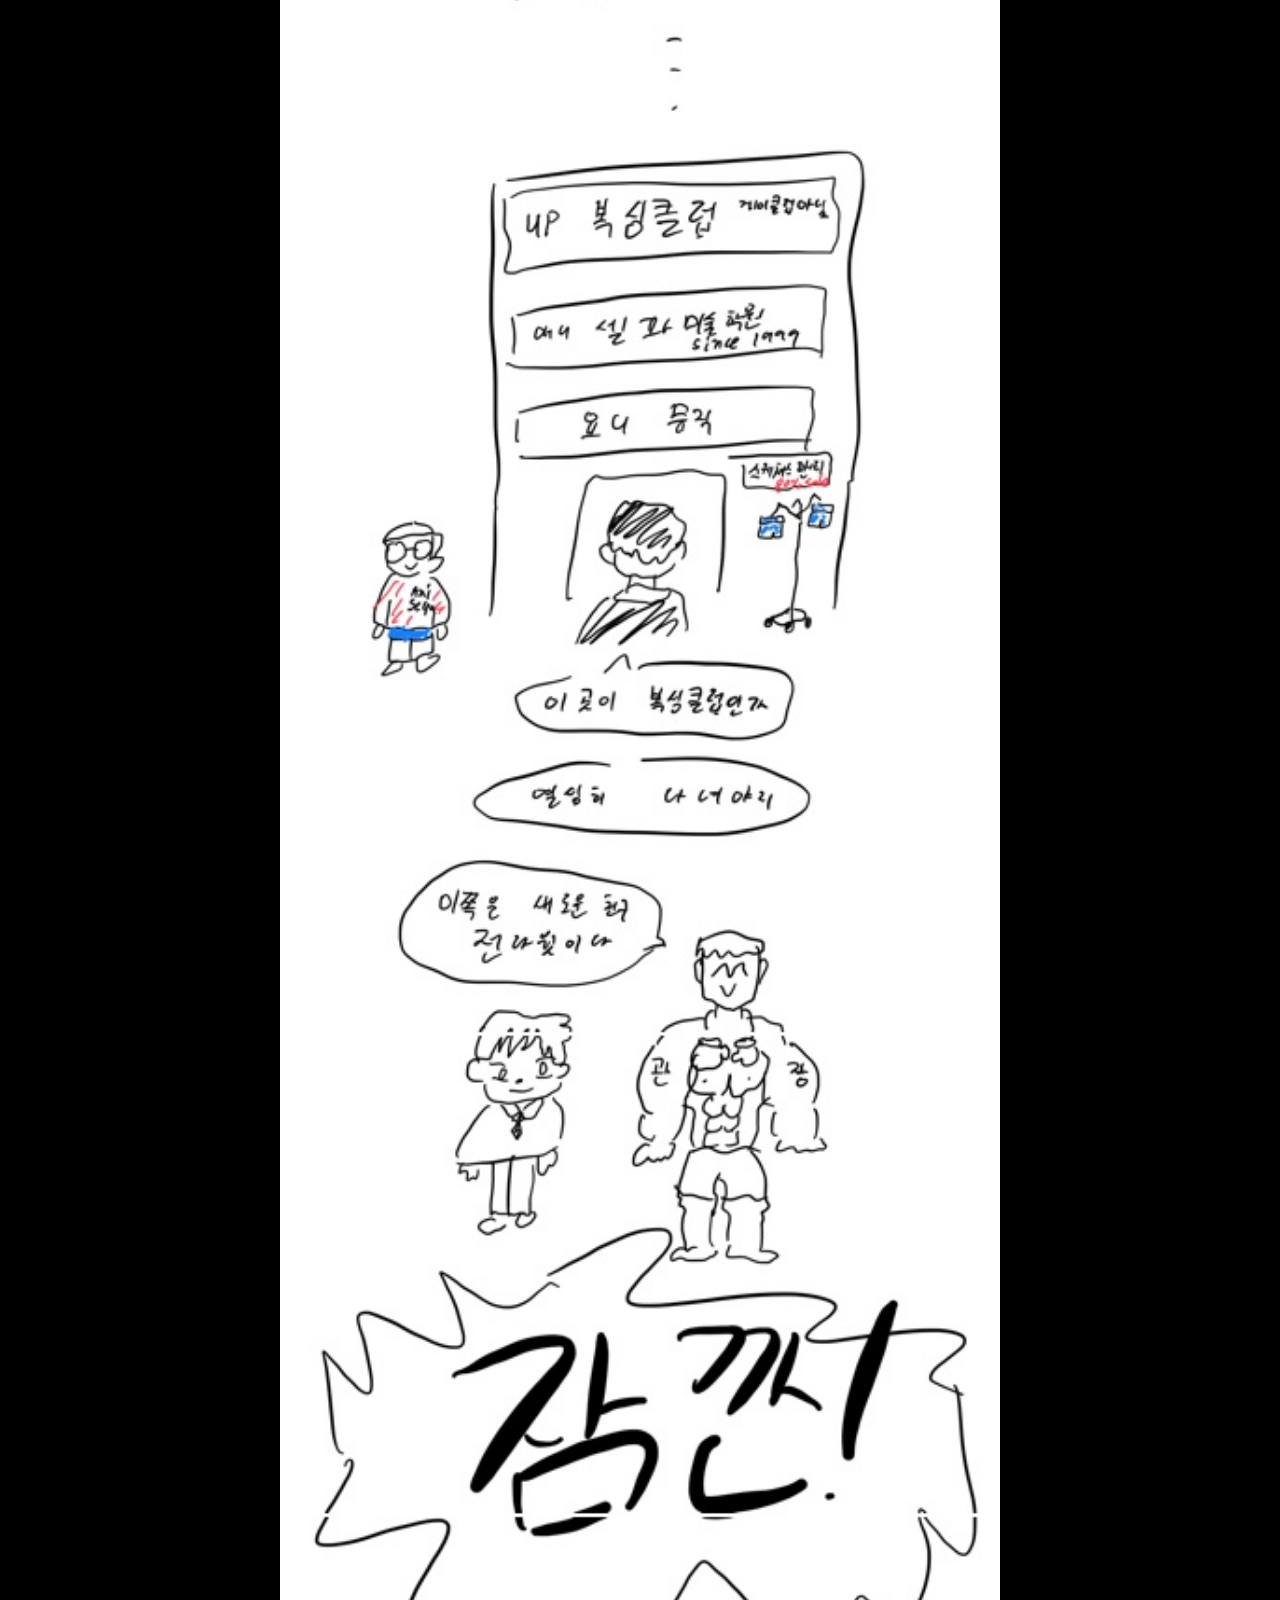
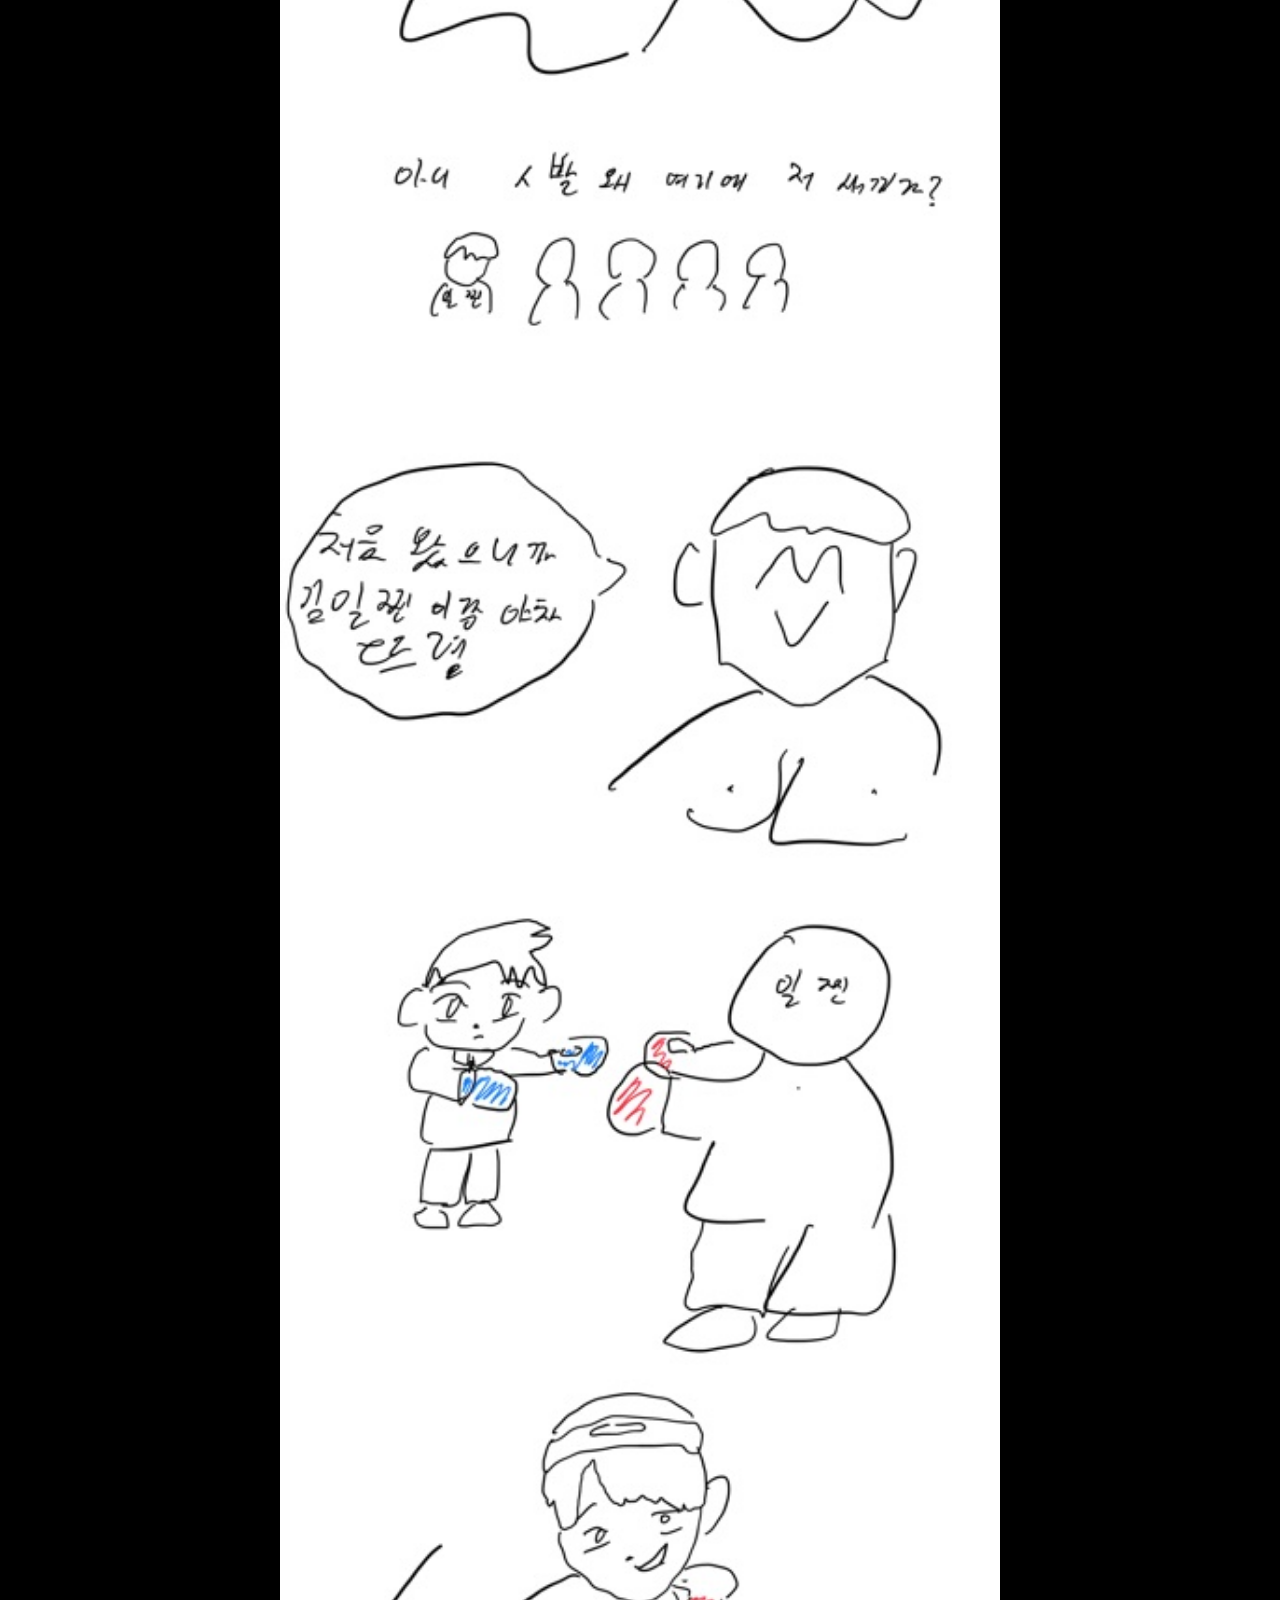
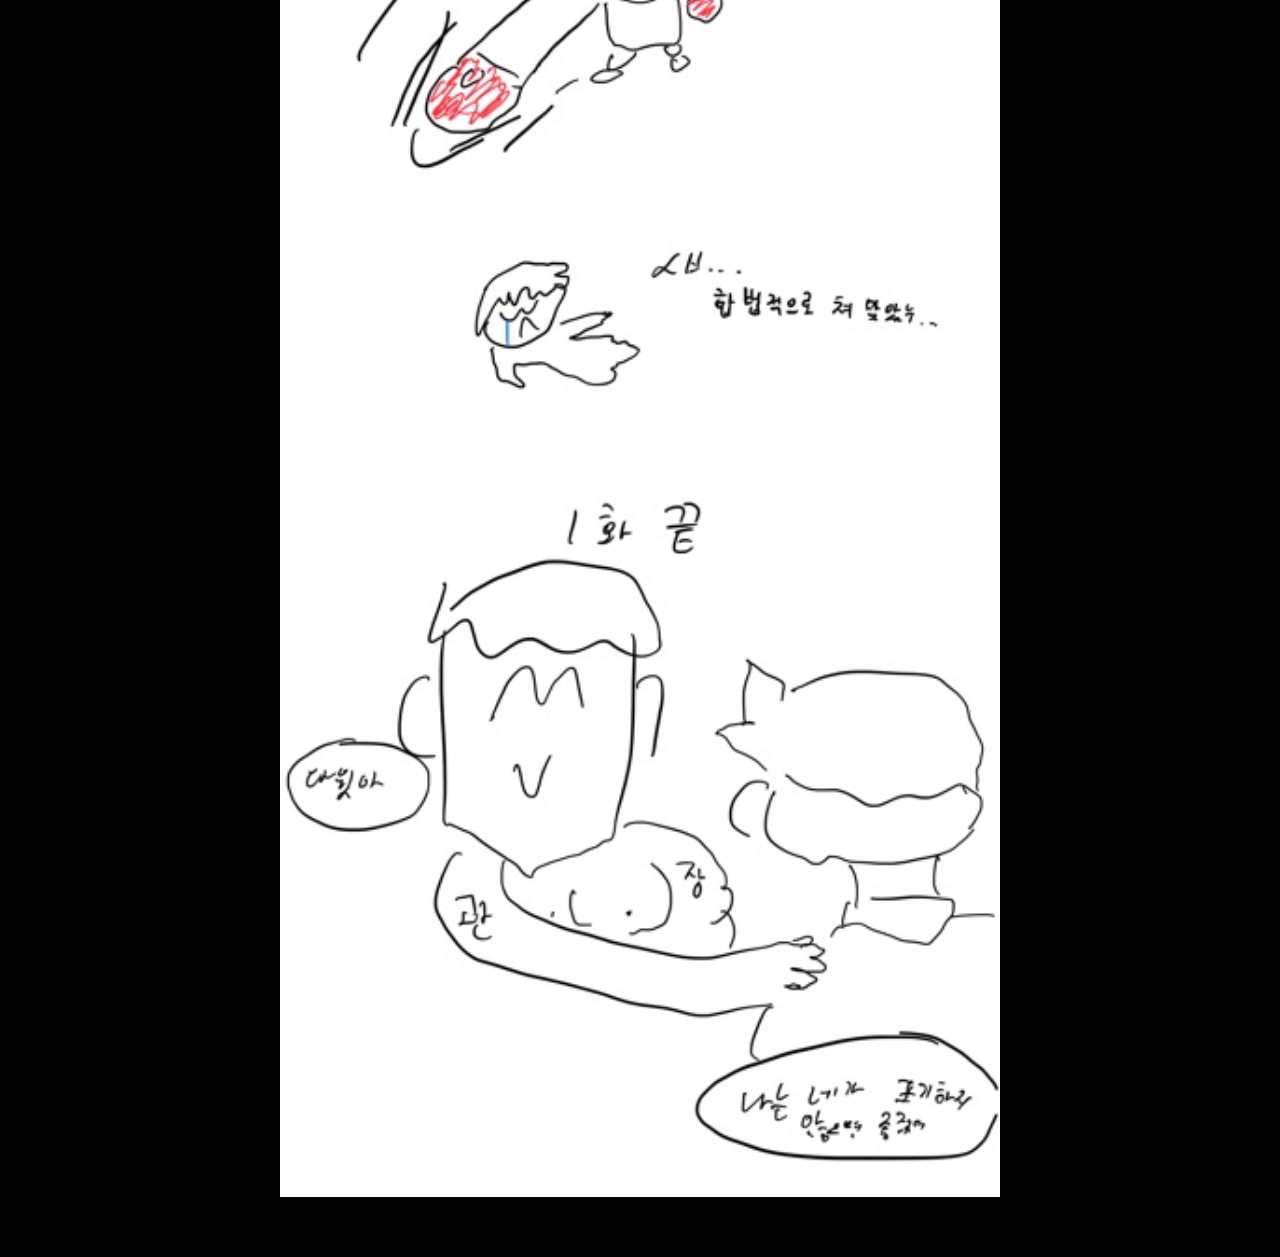
<file: webtoon.html>
<!DOCTYPE html>
<html lang="ko">
<head>
    <meta charset="UTF-8">
    <meta name="viewport" content="width=device-width, initial-scale=1.0">
    <title>싸움일기 - 1화</title>
    <style>
        body {
            margin: 0;
            padding: 0;
            background-color: #000; /* 웹툰 집중도를 위해 검은색 배경 */
            font-family: -apple-system, sans-serif;
        }

        /* 상단 바 (제목 및 닫기) */
        .viewer-header {
            position: fixed;
            top: 0;
            width: 100%;
            height: 50px;
            background: rgba(0, 0, 0, 0.8);
            color: #fff;
            display: flex;
            align-items: center;
            justify-content: space-between;
            padding: 0 15px;
            box-sizing: border-box;
            z-index: 1000;
        }

        .viewer-header .title {
            font-size: 16px;
            font-weight: bold;
        }

        /* 웹툰 이미지 영역 */
        .comic-contents {
            width: 100%;
            max-width: 720px; /* PC에서도 웹툰 느낌이 나도록 가로 제한 */
            margin: 0 auto;
            padding-top: 50px; /* 헤더 공간 확보 */
            padding-bottom: 60px; /* 푸터 공간 확보 */
        }

        .comic-contents img {
            display: block;
            width: 100%;
            height: auto; /* 비율 유지 */
            margin: 0;
        }

        /* 하단 내비게이션 바 */
        .viewer-footer {
            position: fixed;
            bottom: 0;
            width: 100%;
            height: 60px;
            background: #fff;
            display: flex;
            align-items: center;
            justify-content: space-around;
            border-top: 1px solid #ddd;
            z-index: 1000;
        }

        .nav-btn {
            display: flex;
            flex-direction: column;
            align-items: center;
            font-size: 12px;
            color: #333;
            text-decoration: none;
            cursor: pointer;
        }

        .nav-btn .icon {
            font-size: 20px;
            margin-bottom: 3px;
        }

        .btn-prev, .btn-next {
            font-weight: bold;
            color: #00d564; /* 네이버 그린 */
        }

    </style>
</head>
<body>

    <!-- 상단 헤더 -->
    <div class="viewer-header">
        <span onclick="window.location.href = 'index.html'">〈</span>
        <div class="title">싸움일기 - 1화</div>
        <span style="font-size: 20px;">⋮</span>
    </div>

    <!-- 웹툰 이미지 본문 (연속된 이미지) -->
    <div class="comic-contents">
        <!-- 
            실제 웹툰처럼 이미지를 여러 장 넣으시면 됩니다. 
            이미지 간 공백을 없애기 위해 display: block 처리를 해두었습니다.
        -->
        <img src="1hwa.png" alt="웹툰 본문 1">
    </div>

    <!-- 하단 푸터 -->
    <div class="viewer-footer">
        <div class="nav-btn btn-prev">
            <span class="icon">◀</span>
            <span>이전화</span>
        </div>
        <div class="nav-btn">
            <span class="icon">💬</span>
            <span>9,999+</span>
        </div>
        <div class="nav-btn">
            <span class="icon">♥</span>
            <span>좋아요</span>
        </div>
        <div class="nav-btn btn-next">
            <span class="icon">▶</span>
            <span>다음화</span>
        </div>
    </div>

</body>
</html>
</file>
